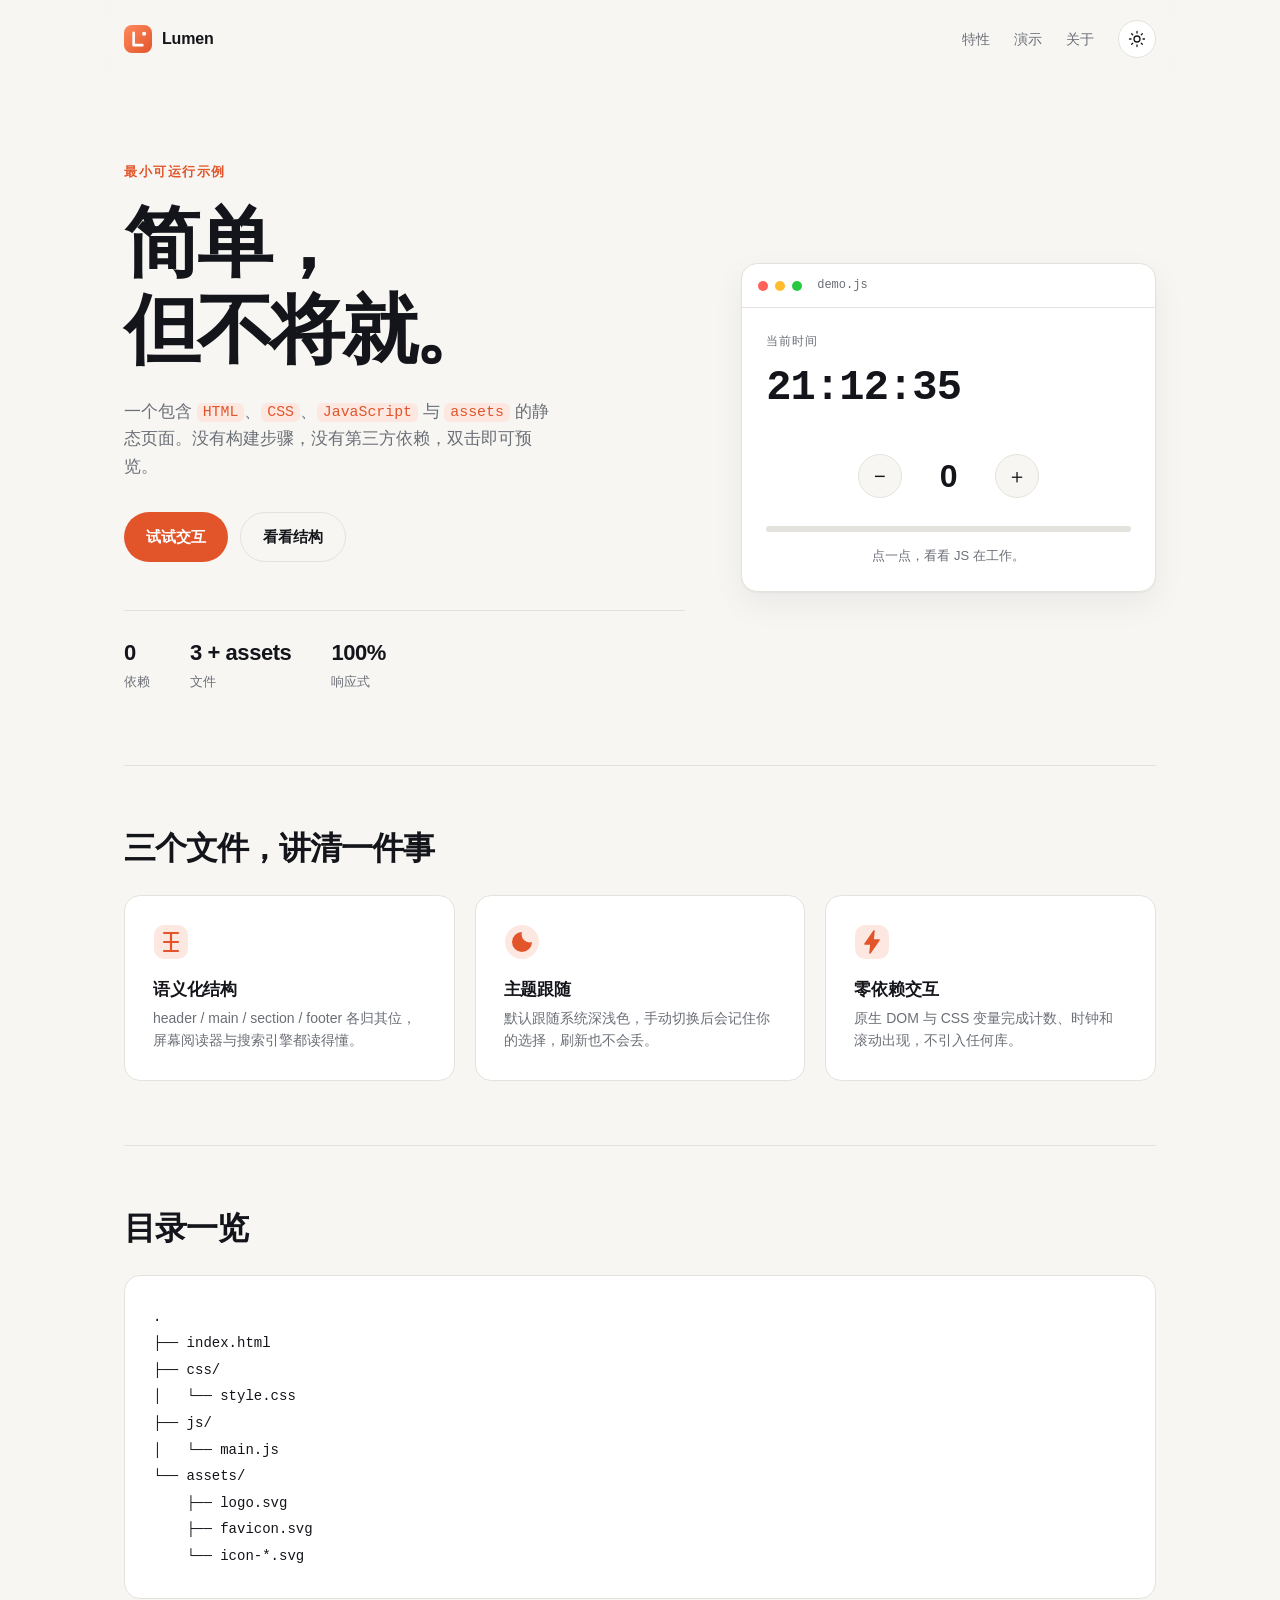
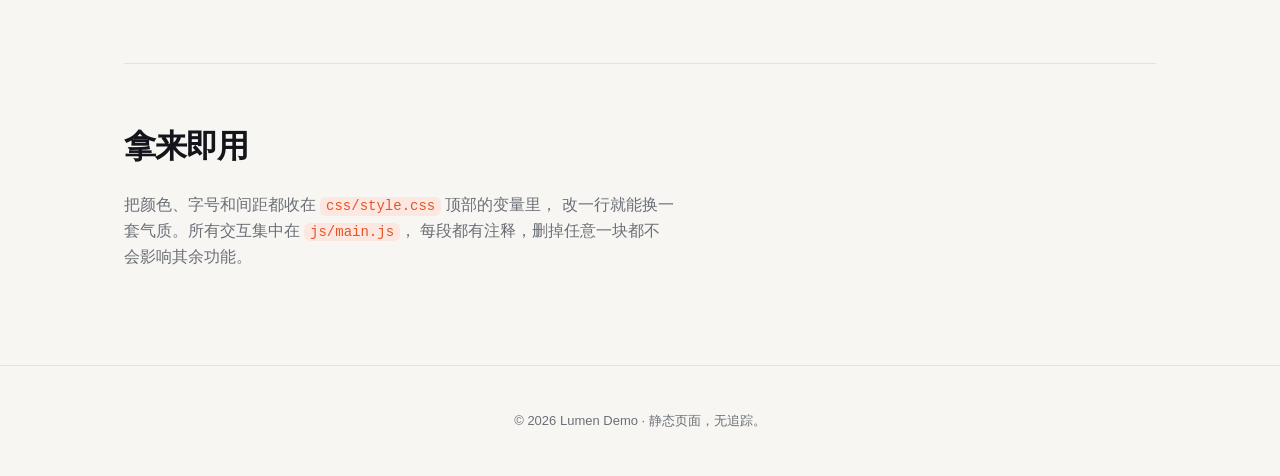
<file: index.html>
<!DOCTYPE html>
<html lang="zh-CN">
<head>
  <meta charset="UTF-8">
  <meta name="viewport" content="width=device-width, initial-scale=1.0">
  <title>Lumen — 简单的 HTML 演示</title>
  <meta name="description" content="一个包含 HTML、CSS、JavaScript 与 assets 的最小前端演示。">
  <link rel="icon" type="image/svg+xml" href="assets/favicon.svg">
  <link rel="stylesheet" href="css/style.css">
  <script>
    /* 尽早应用已保存的主题，避免刷新时闪一下 */
    try {
      var t = localStorage.getItem("lumen-theme");
      if (t === "light" || t === "dark") document.documentElement.dataset.theme = t;
    } catch (e) {}
  </script>
</head>
<body>
  <header class="site-header">
    <a class="brand" href="#top" aria-label="Lumen 首页">
      <img src="assets/logo.svg" alt="" width="28" height="28">
      <span>Lumen</span>
    </a>

    <nav class="nav" aria-label="主导航">
      <a href="#features">特性</a>
      <a href="#playground">演示</a>
      <a href="#about">关于</a>
    </nav>

    <button class="theme-toggle" id="themeToggle" type="button" aria-label="切换深浅色主题" aria-pressed="false">
      <svg class="icon-sun" viewBox="0 0 24 24" aria-hidden="true">
        <circle cx="12" cy="12" r="4"></circle>
        <path d="M12 2v2M12 20v2M2 12h2M20 12h2M4.9 4.9l1.4 1.4M17.7 17.7l1.4 1.4M19.1 4.9l-1.4 1.4M6.3 17.7l-1.4 1.4"></path>
      </svg>
      <svg class="icon-moon" viewBox="0 0 24 24" aria-hidden="true">
        <path d="M21 12.8A9 9 0 1 1 11.2 3a7 7 0 0 0 9.8 9.8z"></path>
      </svg>
    </button>
  </header>

  <main id="top">
    <section class="hero">
      <div class="hero-copy reveal">
        <p class="eyebrow">最小可运行示例</p>
        <h1>简单，<br>但不将就。</h1>
        <p class="lead">
          一个包含 <code>HTML</code>、<code>CSS</code>、<code>JavaScript</code> 与
          <code>assets</code> 的静态页面。没有构建步骤，没有第三方依赖，双击即可预览。
        </p>
        <div class="actions">
          <a class="btn btn-primary" href="#playground">试试交互</a>
          <a class="btn btn-ghost" href="#features">看看结构</a>
        </div>
        <dl class="stats">
          <div><dt>依赖</dt><dd>0</dd></div>
          <div><dt>文件</dt><dd>3 + assets</dd></div>
          <div><dt>响应式</dt><dd>100%</dd></div>
        </dl>
      </div>

      <aside class="hero-card reveal" aria-label="实时演示卡片">
        <div class="card-head">
          <span class="dot dot-a"></span><span class="dot dot-b"></span><span class="dot dot-c"></span>
          <span class="card-title">demo.js</span>
        </div>
        <div class="card-body">
          <p class="clock-label">当前时间</p>
          <p class="clock" id="clock" aria-live="polite">--:--:--</p>
          <div class="counter">
            <button class="step" id="minusBtn" type="button" aria-label="减一">−</button>
            <output class="count" id="count" aria-live="polite">0</output>
            <button class="step" id="plusBtn" type="button" aria-label="加一">＋</button>
          </div>
          <div class="meter" role="progressbar" aria-label="计数进度" aria-valuemin="0" aria-valuemax="10" aria-valuenow="0" id="meter">
            <span class="meter-fill" id="meterFill"></span>
          </div>
          <p class="hint" id="hint">点一点，看看 JS 在工作。</p>
        </div>
      </aside>
    </section>

    <section class="features" id="features">
      <h2 class="section-title reveal">三个文件，讲清一件事</h2>
      <div class="grid">
        <article class="feature reveal">
          <img src="assets/icon-structure.svg" alt="" width="36" height="36">
          <h3>语义化结构</h3>
          <p>header / main / section / footer 各归其位，屏幕阅读器与搜索引擎都读得懂。</p>
        </article>
        <article class="feature reveal">
          <img src="assets/icon-theme.svg" alt="" width="36" height="36">
          <h3>主题跟随</h3>
          <p>默认跟随系统深浅色，手动切换后会记住你的选择，刷新也不会丢。</p>
        </article>
        <article class="feature reveal">
          <img src="assets/icon-bolt.svg" alt="" width="36" height="36">
          <h3>零依赖交互</h3>
          <p>原生 DOM 与 CSS 变量完成计数、时钟和滚动出现，不引入任何库。</p>
        </article>
      </div>
    </section>

    <section class="paths reveal" id="playground">
      <h2 class="section-title">目录一览</h2>
      <pre class="tree" aria-label="项目目录结构"><code>.
├── index.html
├── css/
│   └── style.css
├── js/
│   └── main.js
└── assets/
    ├── logo.svg
    ├── favicon.svg
    └── icon-*.svg</code></pre>
    </section>

    <section class="about reveal" id="about">
      <h2 class="section-title">拿来即用</h2>
      <p>
        把颜色、字号和间距都收在 <code>css/style.css</code> 顶部的变量里，
        改一行就能换一套气质。所有交互集中在 <code>js/main.js</code>，
        每段都有注释，删掉任意一块都不会影响其余功能。
      </p>
    </section>
  </main>

  <footer class="site-footer">
    <p>© <span id="year">2026</span> Lumen Demo · 静态页面，无追踪。</p>
  </footer>

  <script src="js/main.js"></script>
</body>
</html>
</file>
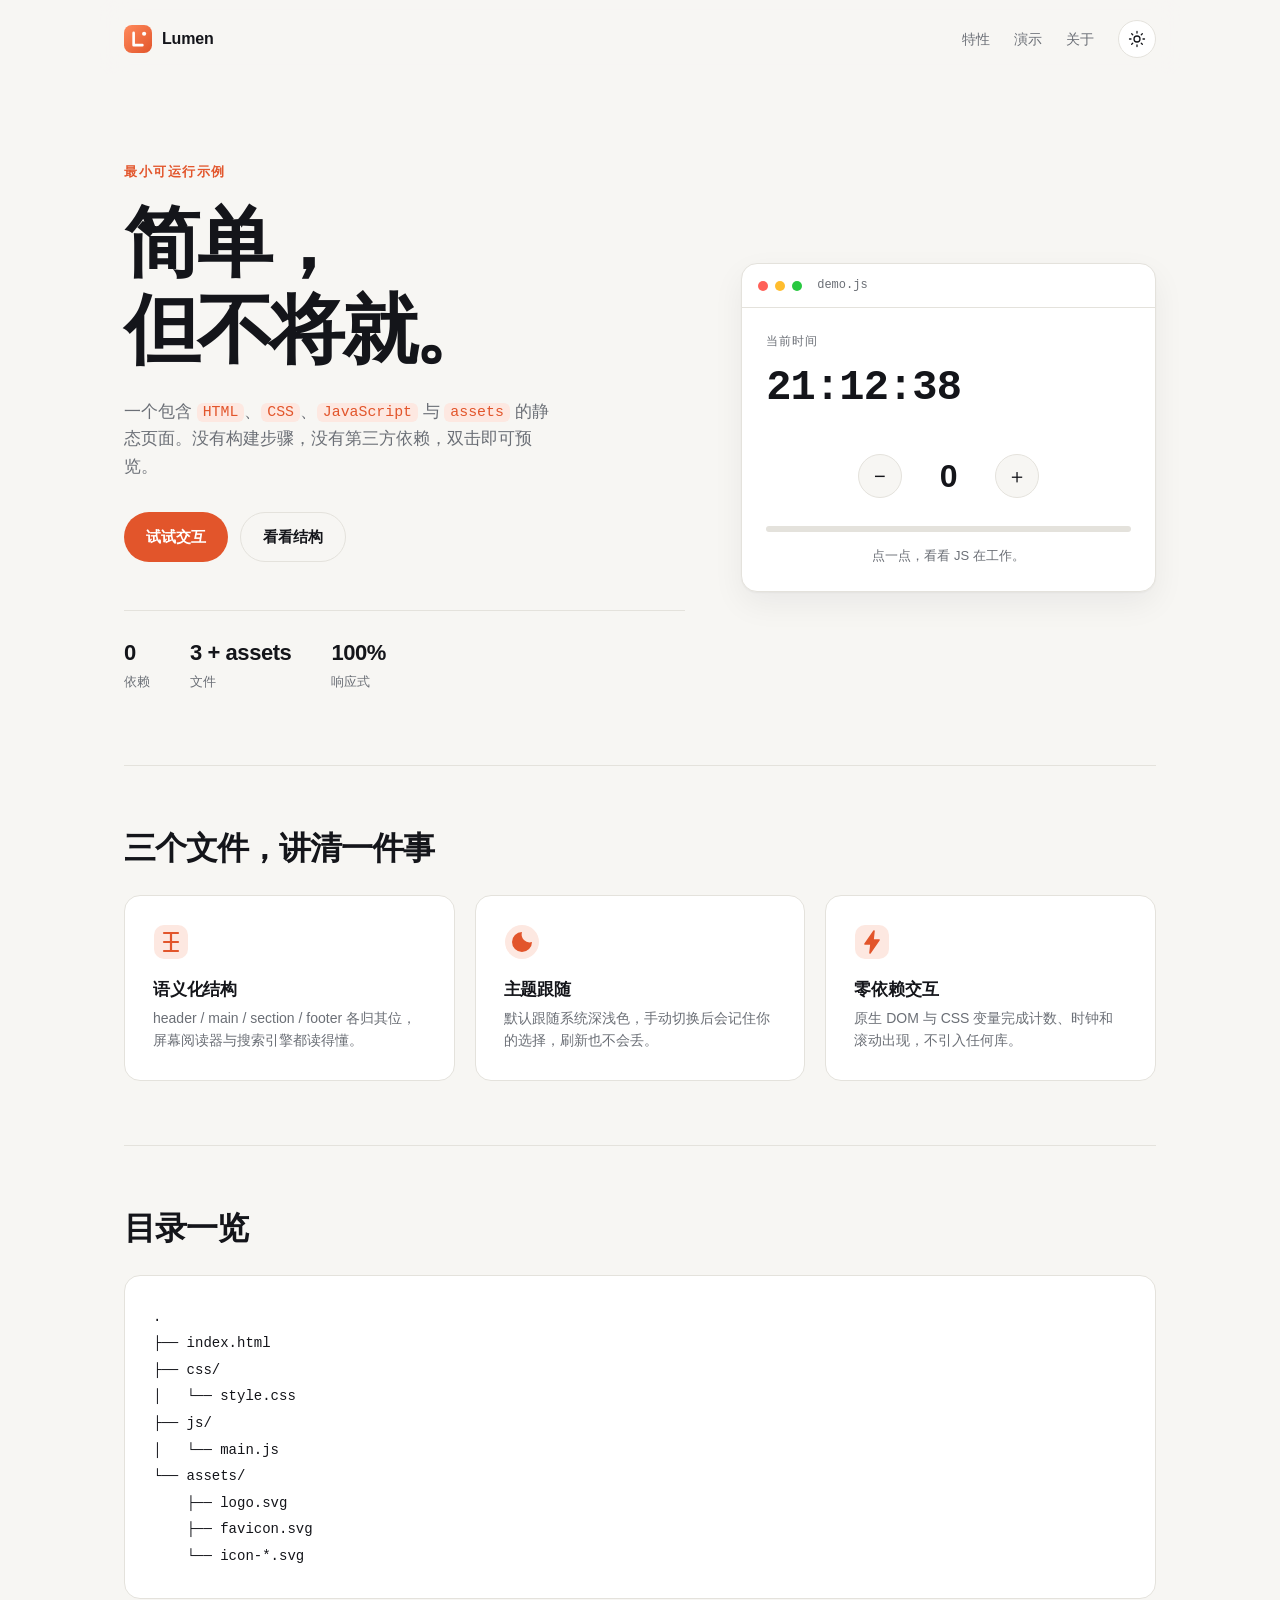
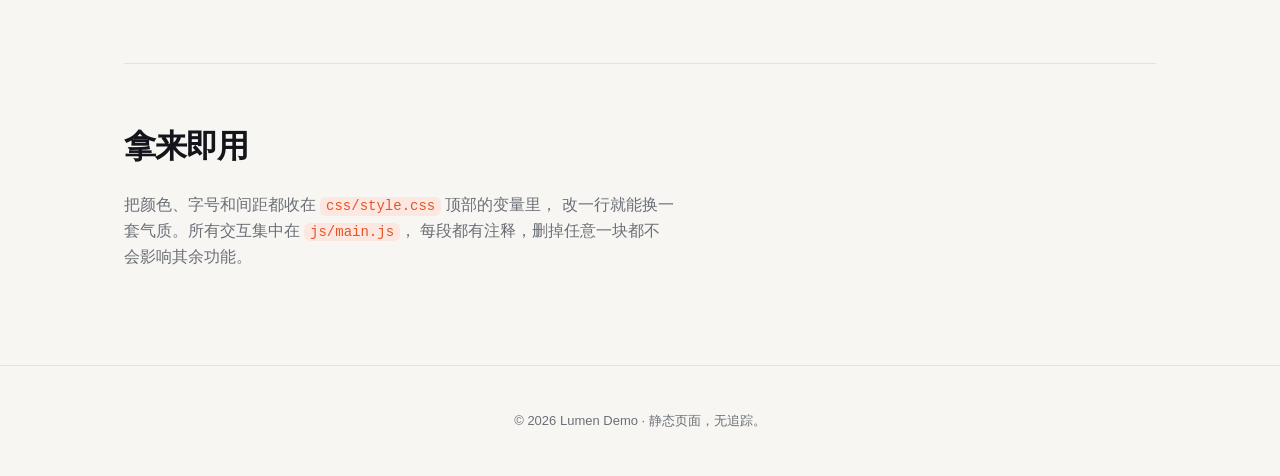
<file: demos/lumen/index.html>
<!DOCTYPE html>
<html lang="zh-CN">
<head>
  <meta charset="UTF-8">
  <meta name="viewport" content="width=device-width, initial-scale=1.0">
  <title>Lumen — 简单的 HTML 演示</title>
  <meta name="description" content="一个包含 HTML、CSS、JavaScript 与 assets 的最小前端演示。">
  <meta name="robots" content="noindex, nofollow">
  <link rel="icon" type="image/svg+xml" href="assets/favicon.svg">
  <link rel="stylesheet" href="css/style.css">
  <script>
    /* 尽早应用已保存的主题，避免刷新时闪一下 */
    try {
      var t = localStorage.getItem("lumen-theme");
      if (t === "light" || t === "dark") document.documentElement.dataset.theme = t;
    } catch (e) {}
  </script>
</head>
<body>
  <header class="site-header">
    <a class="brand" href="#top" aria-label="Lumen 首页">
      <img src="assets/logo.svg" alt="" width="28" height="28">
      <span>Lumen</span>
    </a>

    <nav class="nav" aria-label="主导航">
      <a href="#features">特性</a>
      <a href="#playground">演示</a>
      <a href="#about">关于</a>
    </nav>

    <button class="theme-toggle" id="themeToggle" type="button" aria-label="切换深浅色主题" aria-pressed="false">
      <svg class="icon-sun" viewBox="0 0 24 24" aria-hidden="true">
        <circle cx="12" cy="12" r="4"></circle>
        <path d="M12 2v2M12 20v2M2 12h2M20 12h2M4.9 4.9l1.4 1.4M17.7 17.7l1.4 1.4M19.1 4.9l-1.4 1.4M6.3 17.7l-1.4 1.4"></path>
      </svg>
      <svg class="icon-moon" viewBox="0 0 24 24" aria-hidden="true">
        <path d="M21 12.8A9 9 0 1 1 11.2 3a7 7 0 0 0 9.8 9.8z"></path>
      </svg>
    </button>
  </header>

  <main id="top">
    <section class="hero">
      <div class="hero-copy reveal">
        <p class="eyebrow">最小可运行示例</p>
        <h1>简单，<br>但不将就。</h1>
        <p class="lead">
          一个包含 <code>HTML</code>、<code>CSS</code>、<code>JavaScript</code> 与
          <code>assets</code> 的静态页面。没有构建步骤，没有第三方依赖，双击即可预览。
        </p>
        <div class="actions">
          <a class="btn btn-primary" href="#playground">试试交互</a>
          <a class="btn btn-ghost" href="#features">看看结构</a>
        </div>
        <dl class="stats">
          <div><dt>依赖</dt><dd>0</dd></div>
          <div><dt>文件</dt><dd>3 + assets</dd></div>
          <div><dt>响应式</dt><dd>100%</dd></div>
        </dl>
      </div>

      <aside class="hero-card reveal" aria-label="实时演示卡片">
        <div class="card-head">
          <span class="dot dot-a"></span><span class="dot dot-b"></span><span class="dot dot-c"></span>
          <span class="card-title">demo.js</span>
        </div>
        <div class="card-body">
          <p class="clock-label">当前时间</p>
          <p class="clock" id="clock" aria-live="polite">--:--:--</p>
          <div class="counter">
            <button class="step" id="minusBtn" type="button" aria-label="减一">−</button>
            <output class="count" id="count" aria-live="polite">0</output>
            <button class="step" id="plusBtn" type="button" aria-label="加一">＋</button>
          </div>
          <div class="meter" role="progressbar" aria-label="计数进度" aria-valuemin="0" aria-valuemax="10" aria-valuenow="0" id="meter">
            <span class="meter-fill" id="meterFill"></span>
          </div>
          <p class="hint" id="hint">点一点，看看 JS 在工作。</p>
        </div>
      </aside>
    </section>

    <section class="features" id="features">
      <h2 class="section-title reveal">三个文件，讲清一件事</h2>
      <div class="grid">
        <article class="feature reveal">
          <img src="assets/icon-structure.svg" alt="" width="36" height="36">
          <h3>语义化结构</h3>
          <p>header / main / section / footer 各归其位，屏幕阅读器与搜索引擎都读得懂。</p>
        </article>
        <article class="feature reveal">
          <img src="assets/icon-theme.svg" alt="" width="36" height="36">
          <h3>主题跟随</h3>
          <p>默认跟随系统深浅色，手动切换后会记住你的选择，刷新也不会丢。</p>
        </article>
        <article class="feature reveal">
          <img src="assets/icon-bolt.svg" alt="" width="36" height="36">
          <h3>零依赖交互</h3>
          <p>原生 DOM 与 CSS 变量完成计数、时钟和滚动出现，不引入任何库。</p>
        </article>
      </div>
    </section>

    <section class="paths reveal" id="playground">
      <h2 class="section-title">目录一览</h2>
      <pre class="tree" aria-label="项目目录结构"><code>.
├── index.html
├── css/
│   └── style.css
├── js/
│   └── main.js
└── assets/
    ├── logo.svg
    ├── favicon.svg
    └── icon-*.svg</code></pre>
    </section>

    <section class="about reveal" id="about">
      <h2 class="section-title">拿来即用</h2>
      <p>
        把颜色、字号和间距都收在 <code>css/style.css</code> 顶部的变量里，
        改一行就能换一套气质。所有交互集中在 <code>js/main.js</code>，
        每段都有注释，删掉任意一块都不会影响其余功能。
      </p>
    </section>
  </main>

  <footer class="site-footer">
    <p>© <span id="year">2026</span> Lumen Demo · 静态页面，无追踪。</p>
  </footer>

  <script src="js/main.js"></script>
</body>
</html>
</file>
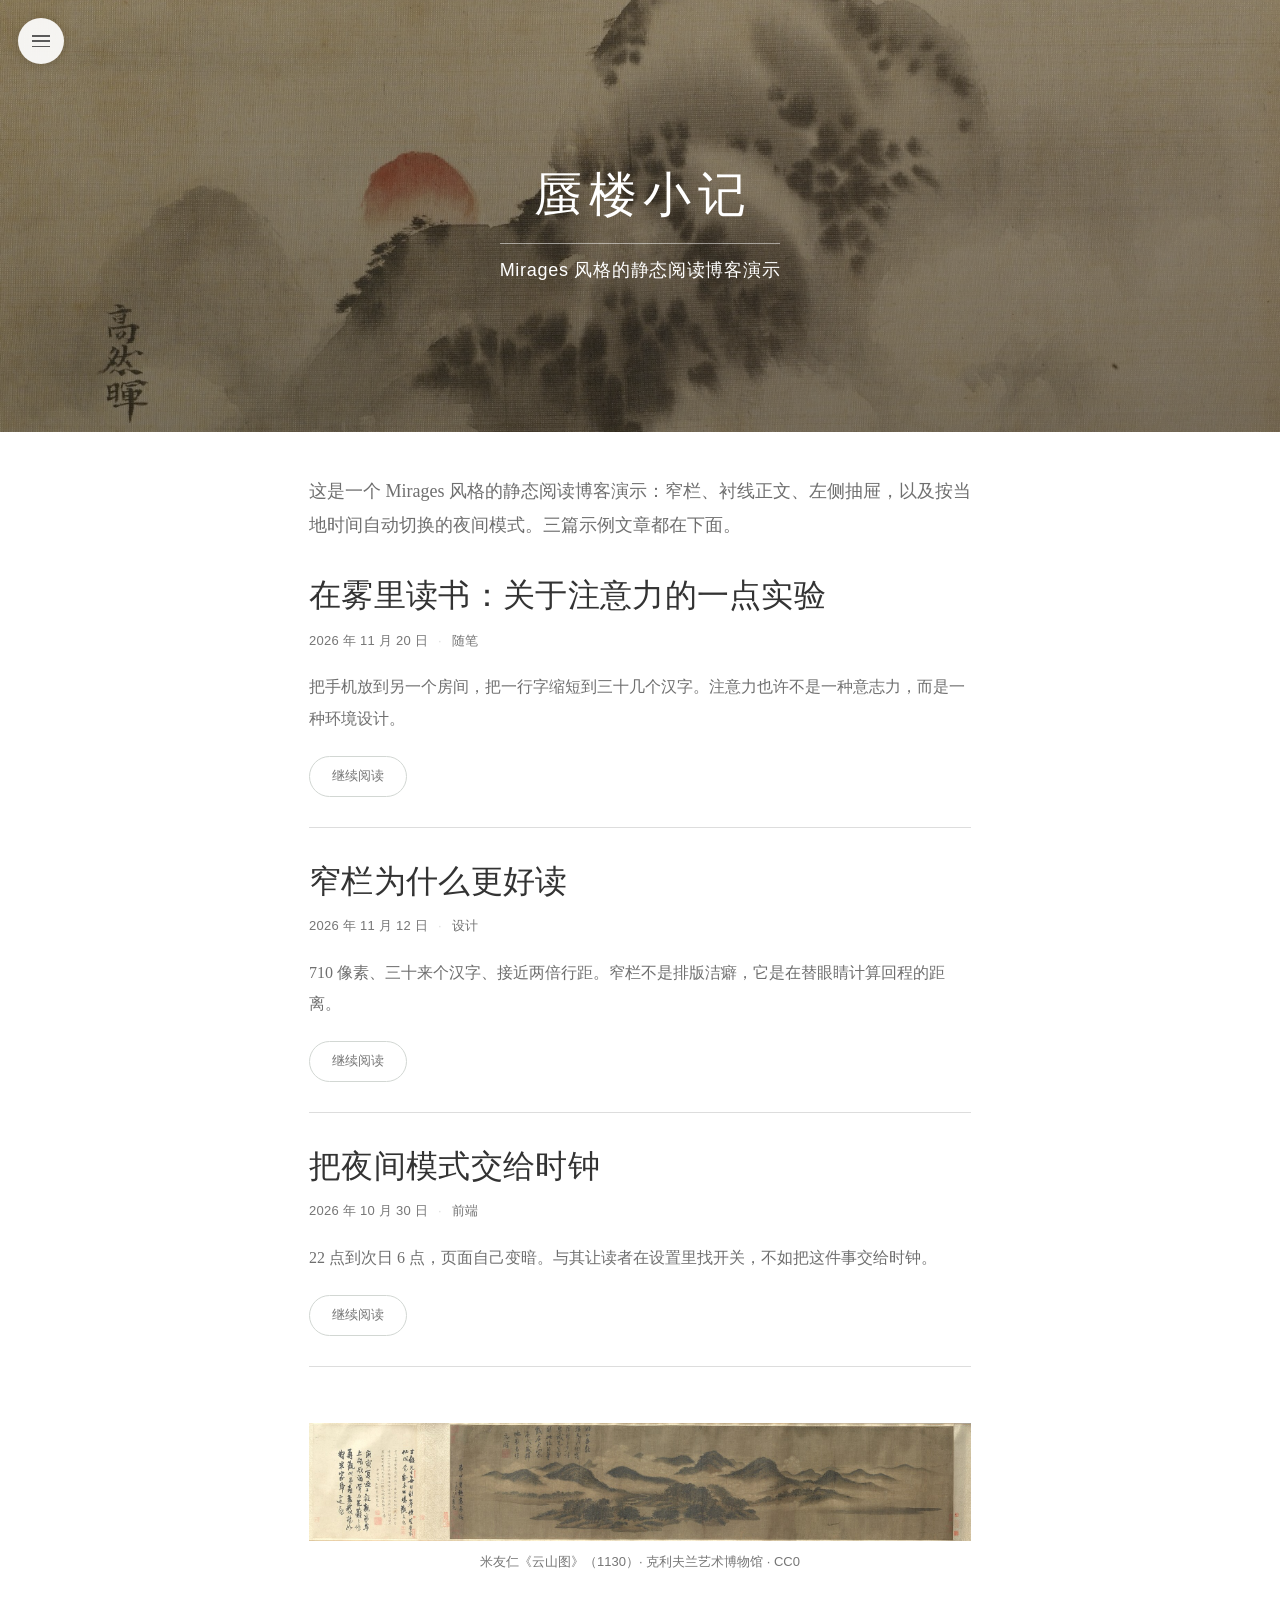
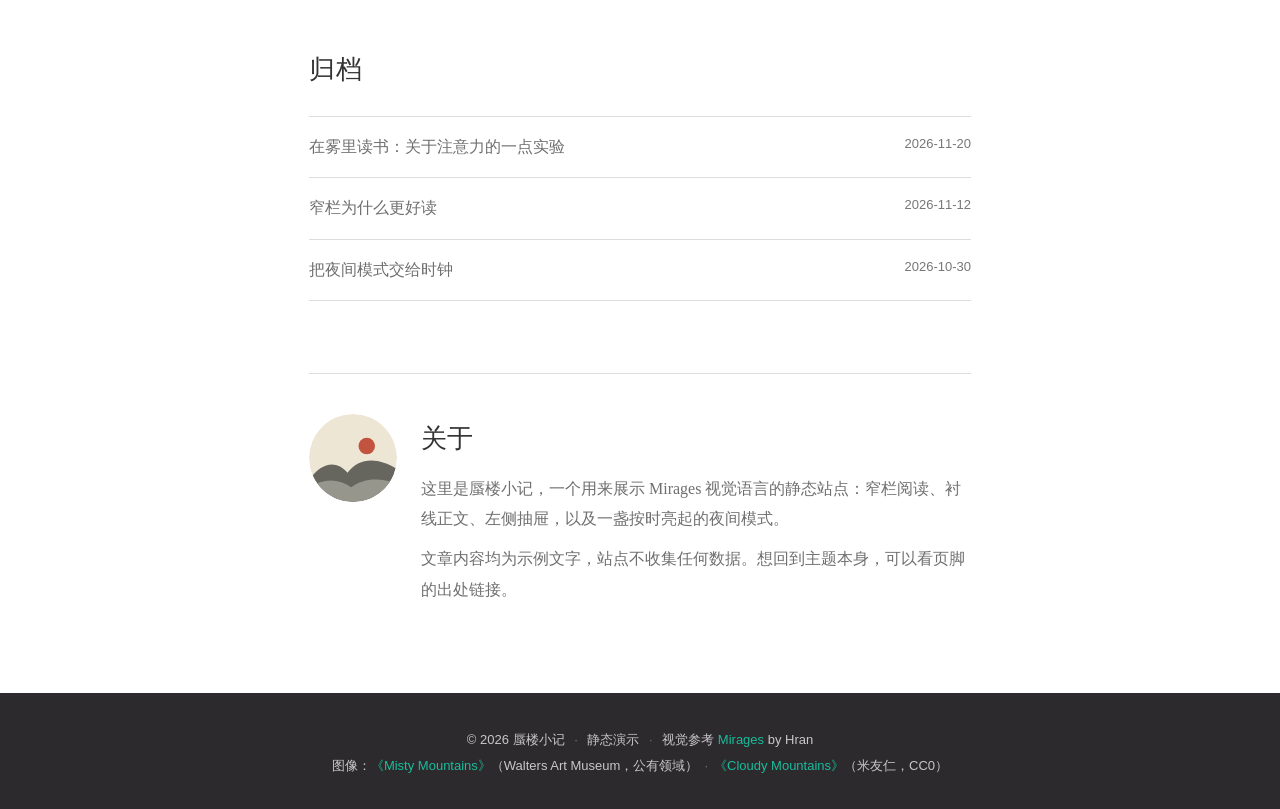
<file: demos/mirages/index.html>
<!DOCTYPE html>
<html lang="zh-CN">
<head>
  <meta charset="UTF-8">
  <meta name="viewport" content="width=device-width, initial-scale=1.0">
  <title>蜃楼小记 · Mirages 风格演示</title>
  <meta name="description" content="蜃楼小记：一个 Mirages 风格的静态阅读博客演示，窄栏、衬线正文、抽屉菜单与自动夜间模式。">
  <meta name="robots" content="noindex, nofollow">
  <link rel="icon" type="image/svg+xml" href="assets/favicon.svg">
  <script>
    /* 尽早确定主题：已保存的优先，其次按当地时间 22:00–06:00 自动 */
    (function () {
      var root = document.documentElement;
      root.classList.add("js");
      var theme = null;
      try { theme = localStorage.getItem("mirages-theme"); } catch (e) {}
      if (theme !== "light" && theme !== "dark") {
        var hour = new Date().getHours();
        theme = (hour >= 22 || hour < 6) ? "dark" : "light";
      }
      root.dataset.theme = theme;
    })();
  </script>
  <link rel="stylesheet" href="css/style.css">
</head>
<body>

  <button class="menu-toggle" id="menuToggle" type="button" aria-label="打开菜单" aria-controls="nav" aria-expanded="false">
    <span class="bars" aria-hidden="true"><span></span></span>
  </button>

  <div class="nav-backdrop" id="navBackdrop" aria-hidden="true"></div>

  <aside class="nav" id="nav" aria-label="站点导航" aria-hidden="true" inert>
    <div class="nav-author">
      <img src="assets/avatar.svg" alt="" width="92" height="92">
      <a class="nav-site" href="index.html">蜃楼小记</a>
    </div>

    <form class="search" action="index.html" method="get" role="search">
      <label class="visually-hidden" for="q">搜索文章</label>
      <input id="q" type="search" name="q" placeholder="搜索文章…" autocomplete="off">
      <button type="submit" aria-label="搜索">
        <svg viewBox="0 0 24 24" aria-hidden="true">
          <circle cx="11" cy="11" r="7"></circle>
          <path d="m20 20-3.6-3.6"></path>
        </svg>
      </button>
    </form>

    <nav class="nav-menu" aria-label="菜单">
      <a href="index.html">首页</a>
      <a href="index.html#archive">归档</a>
      <a href="index.html#about">关于</a>
    </nav>

    <label class="switch">
      <span>夜间模式</span>
      <input type="checkbox" id="themeSwitch" role="switch">
      <span class="track" aria-hidden="true"></span>
    </label>
  </aside>

  <header class="masthead">
    <div class="masthead-inner reveal">
      <h1>蜃楼小记</h1>
      <p class="masthead-sub">Mirages 风格的静态阅读博客演示</p>
    </div>
  </header>

  <main>
    <div class="container">
      <div class="search-result" id="searchResult" role="status" aria-live="polite"></div>

      <p class="site-intro reveal">这是一个 Mirages 风格的静态阅读博客演示：窄栏、衬线正文、左侧抽屉，以及按当地时间自动切换的夜间模式。三篇示例文章都在下面。</p>

      <section class="posts" aria-label="最新文章">
        <article class="post reveal" data-search="在雾里读书 注意力 随笔 阅读 手机 窄栏">
          <h2 class="post-title"><a href="post.html">在雾里读书：关于注意力的一点实验</a></h2>
          <p class="post-meta">
            <time datetime="2026-11-20">2026 年 11 月 20 日</time>
            <span>随笔</span>
          </p>
          <p class="post-excerpt">把手机放到另一个房间，把一行字缩短到三十几个汉字。注意力也许不是一种意志力，而是一种环境设计。</p>
          <a class="more" href="post.html">继续阅读</a>
        </article>

        <article class="post reveal" data-search="窄栏 为什么 更好读 设计 排版 宽度 行距">
          <h2 class="post-title"><a href="post-narrow.html">窄栏为什么更好读</a></h2>
          <p class="post-meta">
            <time datetime="2026-11-12">2026 年 11 月 12 日</time>
            <span>设计</span>
          </p>
          <p class="post-excerpt">710 像素、三十来个汉字、接近两倍行距。窄栏不是排版洁癖，它是在替眼睛计算回程的距离。</p>
          <a class="more" href="post-narrow.html">继续阅读</a>
        </article>

        <article class="post reveal" data-search="夜间模式 时钟 前端 22 点 自动 主题">
          <h2 class="post-title"><a href="post-night.html">把夜间模式交给时钟</a></h2>
          <p class="post-meta">
            <time datetime="2026-10-30">2026 年 10 月 30 日</time>
            <span>前端</span>
          </p>
          <p class="post-excerpt">22 点到次日 6 点，页面自己变暗。与其让读者在设置里找开关，不如把这件事交给时钟。</p>
          <a class="more" href="post-night.html">继续阅读</a>
        </article>
      </section>

      <figure class="index-figure reveal">
        <img src="assets/scroll.jpg" alt="米友仁《云山图》局部：连绵的山峦与云雾" width="1920" height="342" loading="lazy">
        <figcaption>米友仁《云山图》（1130）· 克利夫兰艺术博物馆 · CC0</figcaption>
      </figure>

      <section class="section" id="archive">
        <h2 class="section-title">归档</h2>
        <ul class="archive-list">
          <li class="reveal">
            <a href="post.html">
              <span>在雾里读书：关于注意力的一点实验</span>
              <time datetime="2026-11-20">2026-11-20</time>
            </a>
          </li>
          <li class="reveal">
            <a href="post-narrow.html">
              <span>窄栏为什么更好读</span>
              <time datetime="2026-11-12">2026-11-12</time>
            </a>
          </li>
          <li class="reveal">
            <a href="post-night.html">
              <span>把夜间模式交给时钟</span>
              <time datetime="2026-10-30">2026-10-30</time>
            </a>
          </li>
        </ul>
      </section>

      <section class="about" id="about" aria-labelledby="about-title">
        <img src="assets/avatar.svg" alt="蜃楼小记的头像：云中的山与红日" width="88" height="88">
        <div class="reveal">
          <h2 id="about-title">关于</h2>
          <p>这里是蜃楼小记，一个用来展示 Mirages 视觉语言的静态站点：窄栏阅读、衬线正文、左侧抽屉，以及一盏按时亮起的夜间模式。</p>
          <p>文章内容均为示例文字，站点不收集任何数据。想回到主题本身，可以看页脚的出处链接。</p>
        </div>
      </section>
    </div>
  </main>

  <footer class="site-footer">
    <p>© <span id="year">2026</span> 蜃楼小记 <span class="sep">·</span> 静态演示 <span class="sep">·</span> 视觉参考 <a href="https://github.com/ccjuse/Mirages-For-Typecho" target="_blank" rel="noopener">Mirages</a> by Hran</p>
    <p>图像：<a href="https://commons.wikimedia.org/wiki/File:Gao_Ranhui_-_Misty_Mountains_-_Walters_351685.jpg" target="_blank" rel="noopener">《Misty Mountains》</a>（Walters Art Museum，公有领域）<span class="sep">·</span><a href="https://commons.wikimedia.org/wiki/File:Clevelandart_1933.220.jpg" target="_blank" rel="noopener">《Cloudy Mountains》</a>（米友仁，CC0）</p>
  </footer>

  <button class="backtop" id="backtop" type="button" aria-label="回到顶部">
    <svg viewBox="0 0 24 24" aria-hidden="true">
      <path d="M12 19V5M5 12l7-7 7 7"></path>
    </svg>
  </button>

  <script src="js/main.js"></script>
</body>
</html>
</file>
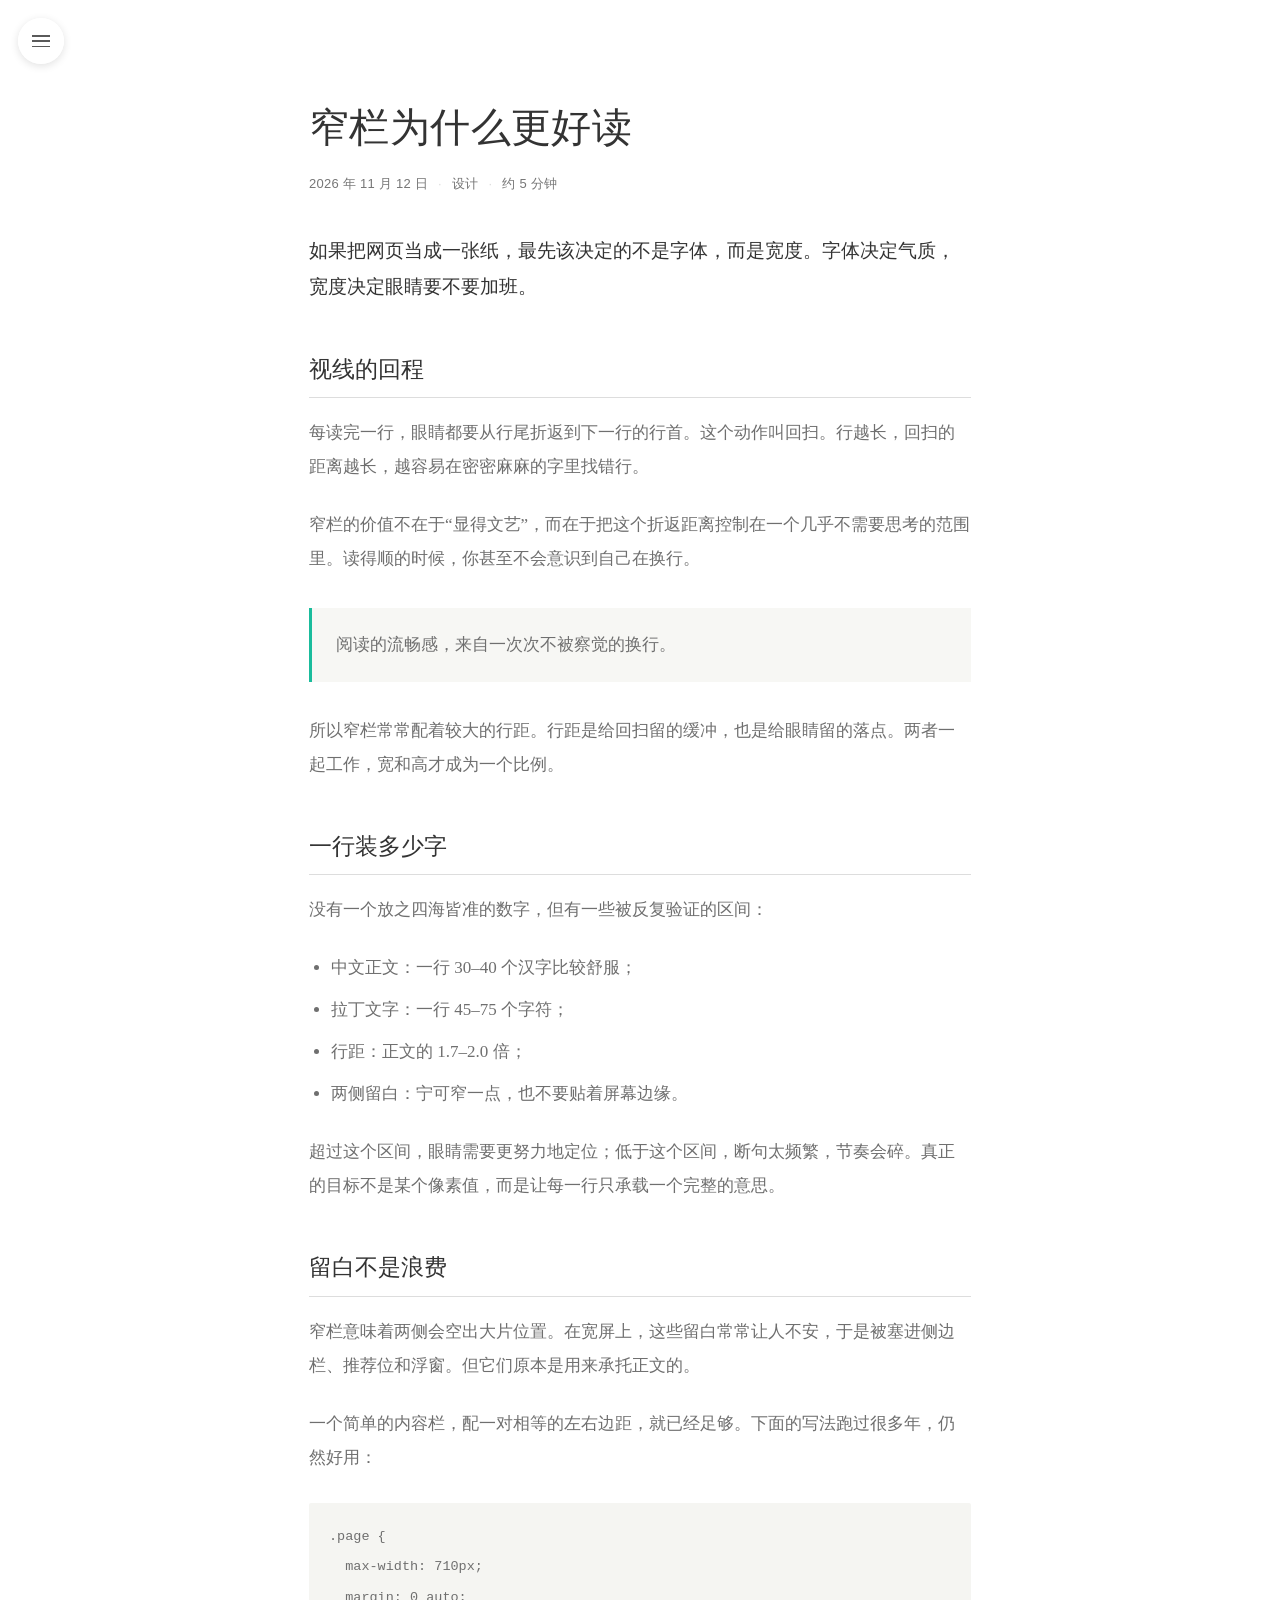
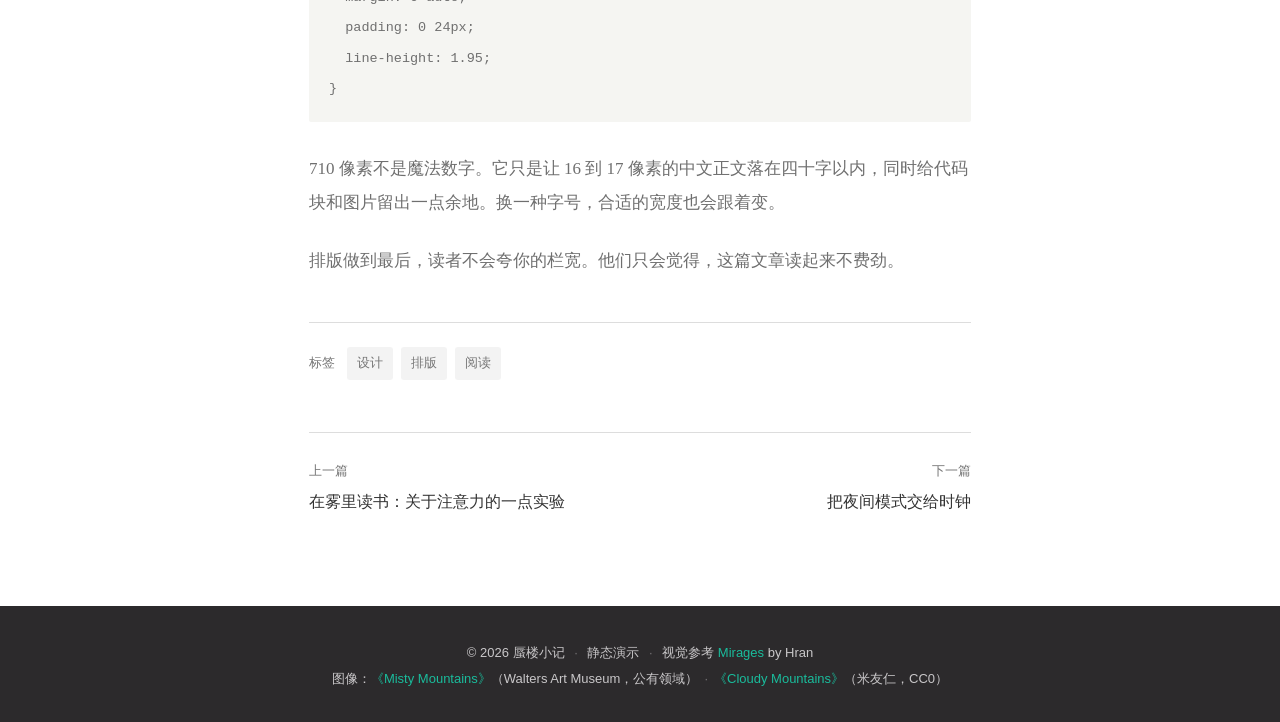
<file: demos/mirages/post-narrow.html>
<!DOCTYPE html>
<html lang="zh-CN">
<head>
  <meta charset="UTF-8">
  <meta name="viewport" content="width=device-width, initial-scale=1.0">
  <title>窄栏为什么更好读 · 蜃楼小记</title>
  <meta name="description" content="710 像素、三十来个汉字、接近两倍行距：窄栏是在替眼睛计算回程的距离。">
  <meta name="robots" content="noindex, nofollow">
  <link rel="icon" type="image/svg+xml" href="assets/favicon.svg">
  <script>
    (function () {
      var root = document.documentElement;
      root.classList.add("js");
      var theme = null;
      try { theme = localStorage.getItem("mirages-theme"); } catch (e) {}
      if (theme !== "light" && theme !== "dark") {
        var hour = new Date().getHours();
        theme = (hour >= 22 || hour < 6) ? "dark" : "light";
      }
      root.dataset.theme = theme;
    })();
  </script>
  <link rel="stylesheet" href="css/style.css">
</head>
<body class="page-post">

  <button class="menu-toggle" id="menuToggle" type="button" aria-label="打开菜单" aria-controls="nav" aria-expanded="false">
    <span class="bars" aria-hidden="true"><span></span></span>
  </button>

  <div class="nav-backdrop" id="navBackdrop" aria-hidden="true"></div>

  <aside class="nav" id="nav" aria-label="站点导航" aria-hidden="true" inert>
    <div class="nav-author">
      <img src="assets/avatar.svg" alt="" width="92" height="92">
      <a class="nav-site" href="index.html">蜃楼小记</a>
    </div>

    <form class="search" action="index.html" method="get" role="search">
      <label class="visually-hidden" for="q">搜索文章</label>
      <input id="q" type="search" name="q" placeholder="搜索文章…" autocomplete="off">
      <button type="submit" aria-label="搜索">
        <svg viewBox="0 0 24 24" aria-hidden="true">
          <circle cx="11" cy="11" r="7"></circle>
          <path d="m20 20-3.6-3.6"></path>
        </svg>
      </button>
    </form>

    <nav class="nav-menu" aria-label="菜单">
      <a href="index.html">首页</a>
      <a href="index.html#archive">归档</a>
      <a href="index.html#about">关于</a>
    </nav>

    <label class="switch">
      <span>夜间模式</span>
      <input type="checkbox" id="themeSwitch" role="switch">
      <span class="track" aria-hidden="true"></span>
    </label>
  </aside>

  <main>
    <div class="container">
      <article class="article">
        <header class="article-header reveal">
          <h1 class="post-title">窄栏为什么更好读</h1>
          <p class="article-meta">
            <time datetime="2026-11-12">2026 年 11 月 12 日</time>
            <span>设计</span>
            <span>约 5 分钟</span>
          </p>
        </header>

        <div class="post-content">
          <p>如果把网页当成一张纸，最先该决定的不是字体，而是宽度。字体决定气质，宽度决定眼睛要不要加班。</p>

          <h2>视线的回程</h2>
          <p>每读完一行，眼睛都要从行尾折返到下一行的行首。这个动作叫回扫。行越长，回扫的距离越长，越容易在密密麻麻的字里找错行。</p>
          <p>窄栏的价值不在于“显得文艺”，而在于把这个折返距离控制在一个几乎不需要思考的范围里。读得顺的时候，你甚至不会意识到自己在换行。</p>

          <blockquote><p>阅读的流畅感，来自一次次不被察觉的换行。</p></blockquote>

          <p>所以窄栏常常配着较大的行距。行距是给回扫留的缓冲，也是给眼睛留的落点。两者一起工作，宽和高才成为一个比例。</p>

          <h2>一行装多少字</h2>
          <p>没有一个放之四海皆准的数字，但有一些被反复验证的区间：</p>
          <ul>
            <li>中文正文：一行 30–40 个汉字比较舒服；</li>
            <li>拉丁文字：一行 45–75 个字符；</li>
            <li>行距：正文的 1.7–2.0 倍；</li>
            <li>两侧留白：宁可窄一点，也不要贴着屏幕边缘。</li>
          </ul>
          <p>超过这个区间，眼睛需要更努力地定位；低于这个区间，断句太频繁，节奏会碎。真正的目标不是某个像素值，而是让每一行只承载一个完整的意思。</p>

          <h2>留白不是浪费</h2>
          <p>窄栏意味着两侧会空出大片位置。在宽屏上，这些留白常常让人不安，于是被塞进侧边栏、推荐位和浮窗。但它们原本是用来承托正文的。</p>
          <p>一个简单的内容栏，配一对相等的左右边距，就已经足够。下面的写法跑过很多年，仍然好用：</p>

          <pre><code>.page {
  max-width: 710px;
  margin: 0 auto;
  padding: 0 24px;
  line-height: 1.95;
}</code></pre>

          <p>710 像素不是魔法数字。它只是让 16 到 17 像素的中文正文落在四十字以内，同时给代码块和图片留出一点余地。换一种字号，合适的宽度也会跟着变。</p>
          <p>排版做到最后，读者不会夸你的栏宽。他们只会觉得，这篇文章读起来不费劲。</p>
        </div>

        <div class="post-tags">
          <span class="tag-label">标签</span>
          <a href="index.html?q=设计">设计</a>
          <a href="index.html?q=排版">排版</a>
          <a href="index.html?q=阅读">阅读</a>
        </div>

        <nav class="post-nav" aria-label="文章导航">
          <a href="post.html">
            <span class="label">上一篇</span>
            <span class="title">在雾里读书：关于注意力的一点实验</span>
          </a>
          <a class="next" href="post-night.html">
            <span class="label">下一篇</span>
            <span class="title">把夜间模式交给时钟</span>
          </a>
        </nav>
      </article>
    </div>
  </main>

  <footer class="site-footer">
    <p>© <span id="year">2026</span> 蜃楼小记 <span class="sep">·</span> 静态演示 <span class="sep">·</span> 视觉参考 <a href="https://github.com/ccjuse/Mirages-For-Typecho" target="_blank" rel="noopener">Mirages</a> by Hran</p>
    <p>图像：<a href="https://commons.wikimedia.org/wiki/File:Gao_Ranhui_-_Misty_Mountains_-_Walters_351685.jpg" target="_blank" rel="noopener">《Misty Mountains》</a>（Walters Art Museum，公有领域）<span class="sep">·</span><a href="https://commons.wikimedia.org/wiki/File:Clevelandart_1933.220.jpg" target="_blank" rel="noopener">《Cloudy Mountains》</a>（米友仁，CC0）</p>
  </footer>

  <button class="backtop" id="backtop" type="button" aria-label="回到顶部">
    <svg viewBox="0 0 24 24" aria-hidden="true">
      <path d="M12 19V5M5 12l7-7 7 7"></path>
    </svg>
  </button>

  <script src="js/main.js"></script>
</body>
</html>
</file>
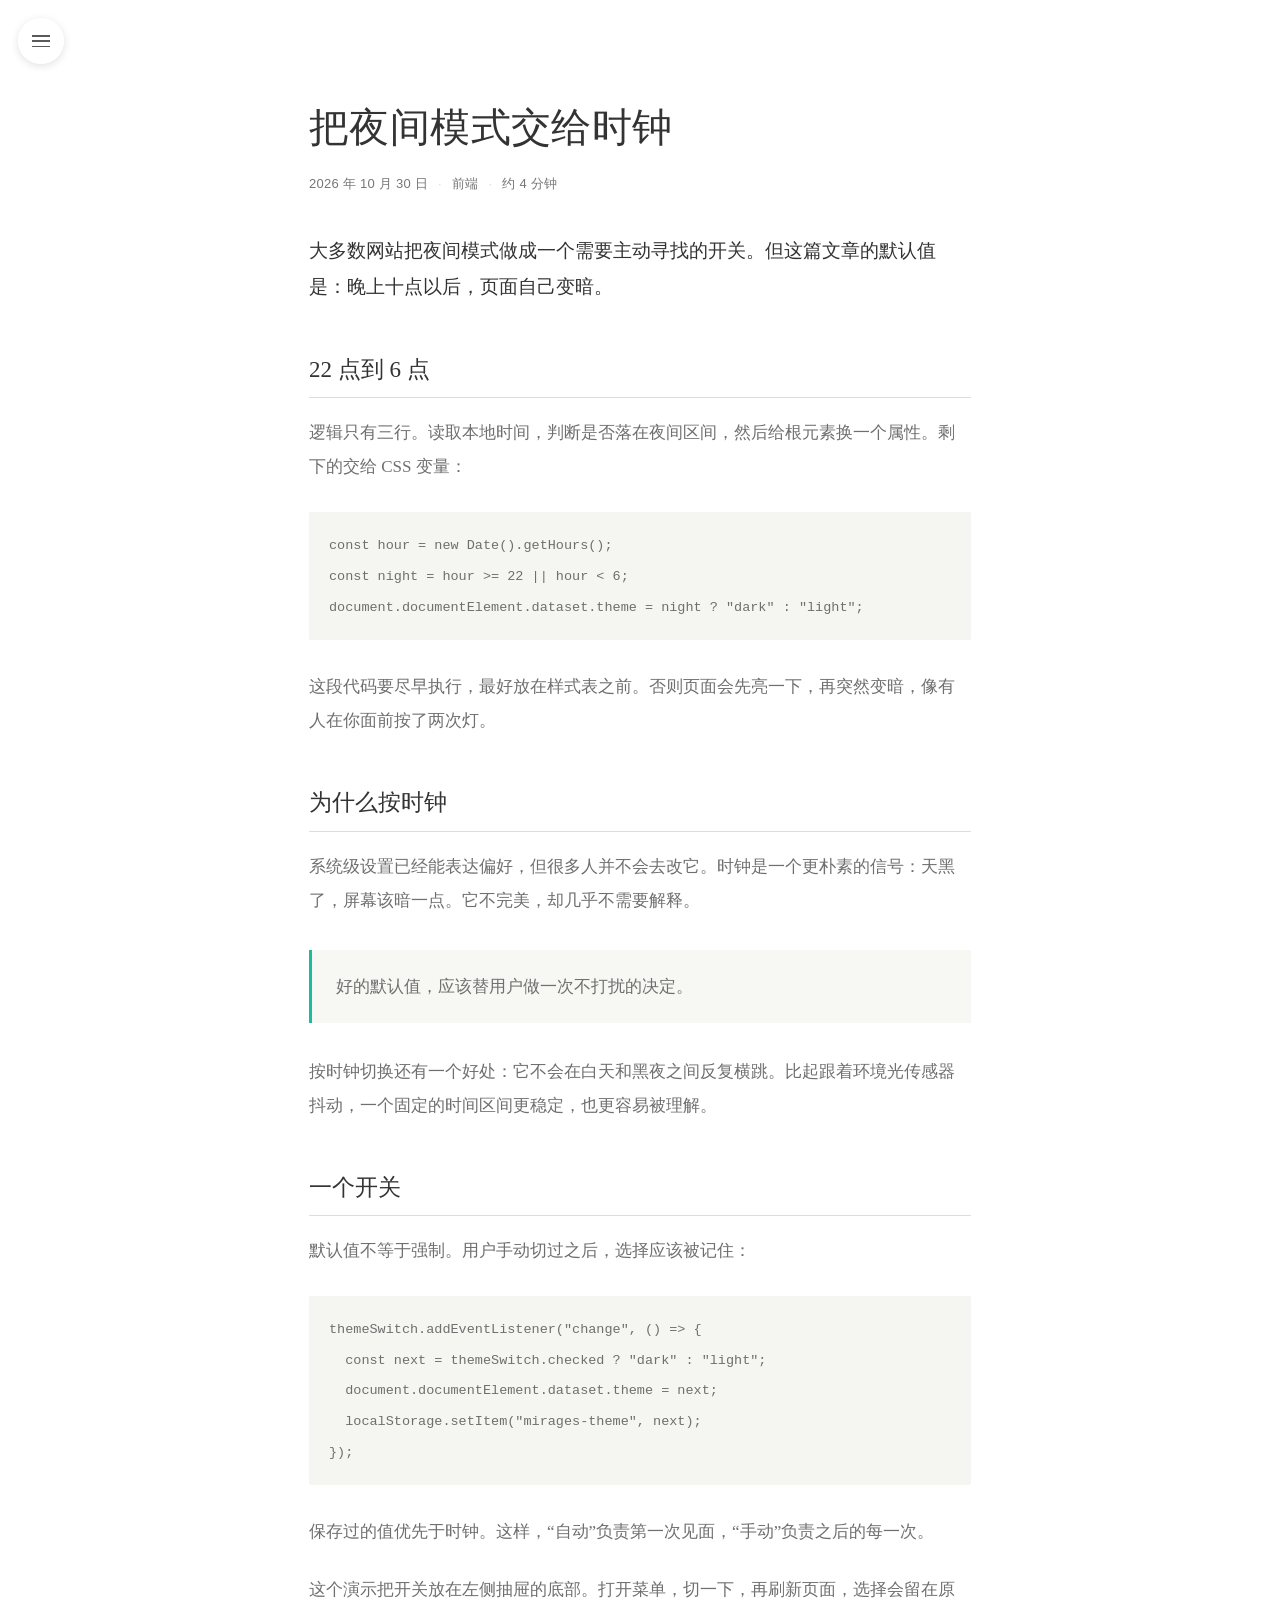
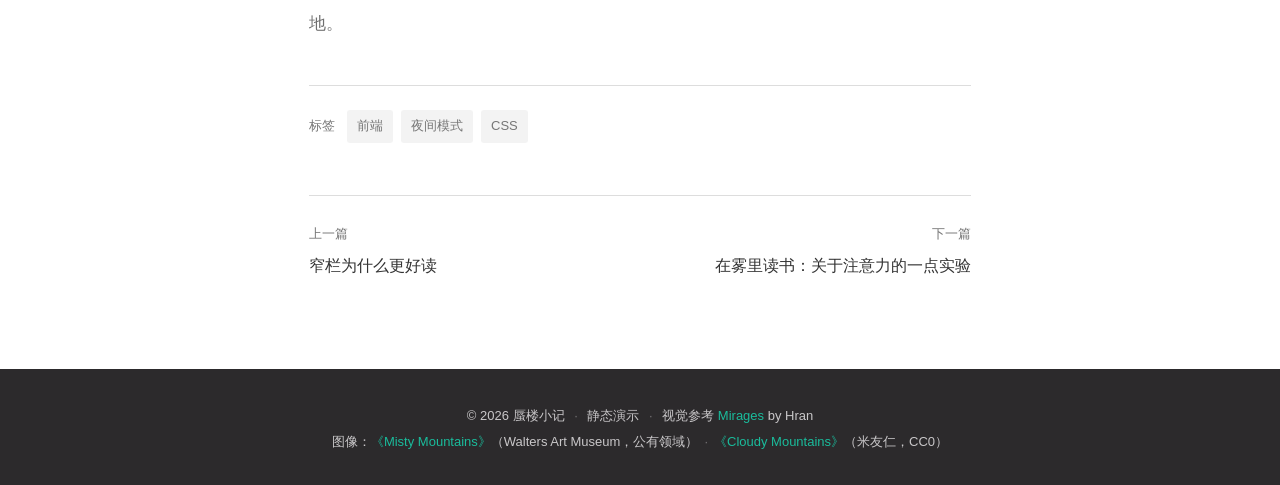
<file: demos/mirages/post-night.html>
<!DOCTYPE html>
<html lang="zh-CN">
<head>
  <meta charset="UTF-8">
  <meta name="viewport" content="width=device-width, initial-scale=1.0">
  <title>把夜间模式交给时钟 · 蜃楼小记</title>
  <meta name="description" content="22 点到次日 6 点，页面自己变暗：为什么好的默认值应该替用户做一次不打扰的决定。">
  <meta name="robots" content="noindex, nofollow">
  <link rel="icon" type="image/svg+xml" href="assets/favicon.svg">
  <script>
    (function () {
      var root = document.documentElement;
      root.classList.add("js");
      var theme = null;
      try { theme = localStorage.getItem("mirages-theme"); } catch (e) {}
      if (theme !== "light" && theme !== "dark") {
        var hour = new Date().getHours();
        theme = (hour >= 22 || hour < 6) ? "dark" : "light";
      }
      root.dataset.theme = theme;
    })();
  </script>
  <link rel="stylesheet" href="css/style.css">
</head>
<body class="page-post">

  <button class="menu-toggle" id="menuToggle" type="button" aria-label="打开菜单" aria-controls="nav" aria-expanded="false">
    <span class="bars" aria-hidden="true"><span></span></span>
  </button>

  <div class="nav-backdrop" id="navBackdrop" aria-hidden="true"></div>

  <aside class="nav" id="nav" aria-label="站点导航" aria-hidden="true" inert>
    <div class="nav-author">
      <img src="assets/avatar.svg" alt="" width="92" height="92">
      <a class="nav-site" href="index.html">蜃楼小记</a>
    </div>

    <form class="search" action="index.html" method="get" role="search">
      <label class="visually-hidden" for="q">搜索文章</label>
      <input id="q" type="search" name="q" placeholder="搜索文章…" autocomplete="off">
      <button type="submit" aria-label="搜索">
        <svg viewBox="0 0 24 24" aria-hidden="true">
          <circle cx="11" cy="11" r="7"></circle>
          <path d="m20 20-3.6-3.6"></path>
        </svg>
      </button>
    </form>

    <nav class="nav-menu" aria-label="菜单">
      <a href="index.html">首页</a>
      <a href="index.html#archive">归档</a>
      <a href="index.html#about">关于</a>
    </nav>

    <label class="switch">
      <span>夜间模式</span>
      <input type="checkbox" id="themeSwitch" role="switch">
      <span class="track" aria-hidden="true"></span>
    </label>
  </aside>

  <main>
    <div class="container">
      <article class="article">
        <header class="article-header reveal">
          <h1 class="post-title">把夜间模式交给时钟</h1>
          <p class="article-meta">
            <time datetime="2026-10-30">2026 年 10 月 30 日</time>
            <span>前端</span>
            <span>约 4 分钟</span>
          </p>
        </header>

        <div class="post-content">
          <p>大多数网站把夜间模式做成一个需要主动寻找的开关。但这篇文章的默认值是：晚上十点以后，页面自己变暗。</p>

          <h2>22 点到 6 点</h2>
          <p>逻辑只有三行。读取本地时间，判断是否落在夜间区间，然后给根元素换一个属性。剩下的交给 CSS 变量：</p>

          <pre><code>const hour = new Date().getHours();
const night = hour &gt;= 22 || hour &lt; 6;
document.documentElement.dataset.theme = night ? "dark" : "light";</code></pre>

          <p>这段代码要尽早执行，最好放在样式表之前。否则页面会先亮一下，再突然变暗，像有人在你面前按了两次灯。</p>

          <h2>为什么按时钟</h2>
          <p>系统级设置已经能表达偏好，但很多人并不会去改它。时钟是一个更朴素的信号：天黑了，屏幕该暗一点。它不完美，却几乎不需要解释。</p>

          <blockquote><p>好的默认值，应该替用户做一次不打扰的决定。</p></blockquote>

          <p>按时钟切换还有一个好处：它不会在白天和黑夜之间反复横跳。比起跟着环境光传感器抖动，一个固定的时间区间更稳定，也更容易被理解。</p>

          <h2>一个开关</h2>
          <p>默认值不等于强制。用户手动切过之后，选择应该被记住：</p>

          <pre><code>themeSwitch.addEventListener("change", () =&gt; {
  const next = themeSwitch.checked ? "dark" : "light";
  document.documentElement.dataset.theme = next;
  localStorage.setItem("mirages-theme", next);
});</code></pre>

          <p>保存过的值优先于时钟。这样，“自动”负责第一次见面，“手动”负责之后的每一次。</p>
          <p>这个演示把开关放在左侧抽屉的底部。打开菜单，切一下，再刷新页面，选择会留在原地。</p>
        </div>

        <div class="post-tags">
          <span class="tag-label">标签</span>
          <a href="index.html?q=前端">前端</a>
          <a href="index.html?q=夜间模式">夜间模式</a>
          <a href="index.html?q=CSS">CSS</a>
        </div>

        <nav class="post-nav" aria-label="文章导航">
          <a href="post-narrow.html">
            <span class="label">上一篇</span>
            <span class="title">窄栏为什么更好读</span>
          </a>
          <a class="next" href="post.html">
            <span class="label">下一篇</span>
            <span class="title">在雾里读书：关于注意力的一点实验</span>
          </a>
        </nav>
      </article>
    </div>
  </main>

  <footer class="site-footer">
    <p>© <span id="year">2026</span> 蜃楼小记 <span class="sep">·</span> 静态演示 <span class="sep">·</span> 视觉参考 <a href="https://github.com/ccjuse/Mirages-For-Typecho" target="_blank" rel="noopener">Mirages</a> by Hran</p>
    <p>图像：<a href="https://commons.wikimedia.org/wiki/File:Gao_Ranhui_-_Misty_Mountains_-_Walters_351685.jpg" target="_blank" rel="noopener">《Misty Mountains》</a>（Walters Art Museum，公有领域）<span class="sep">·</span><a href="https://commons.wikimedia.org/wiki/File:Clevelandart_1933.220.jpg" target="_blank" rel="noopener">《Cloudy Mountains》</a>（米友仁，CC0）</p>
  </footer>

  <button class="backtop" id="backtop" type="button" aria-label="回到顶部">
    <svg viewBox="0 0 24 24" aria-hidden="true">
      <path d="M12 19V5M5 12l7-7 7 7"></path>
    </svg>
  </button>

  <script src="js/main.js"></script>
</body>
</html>
</file>
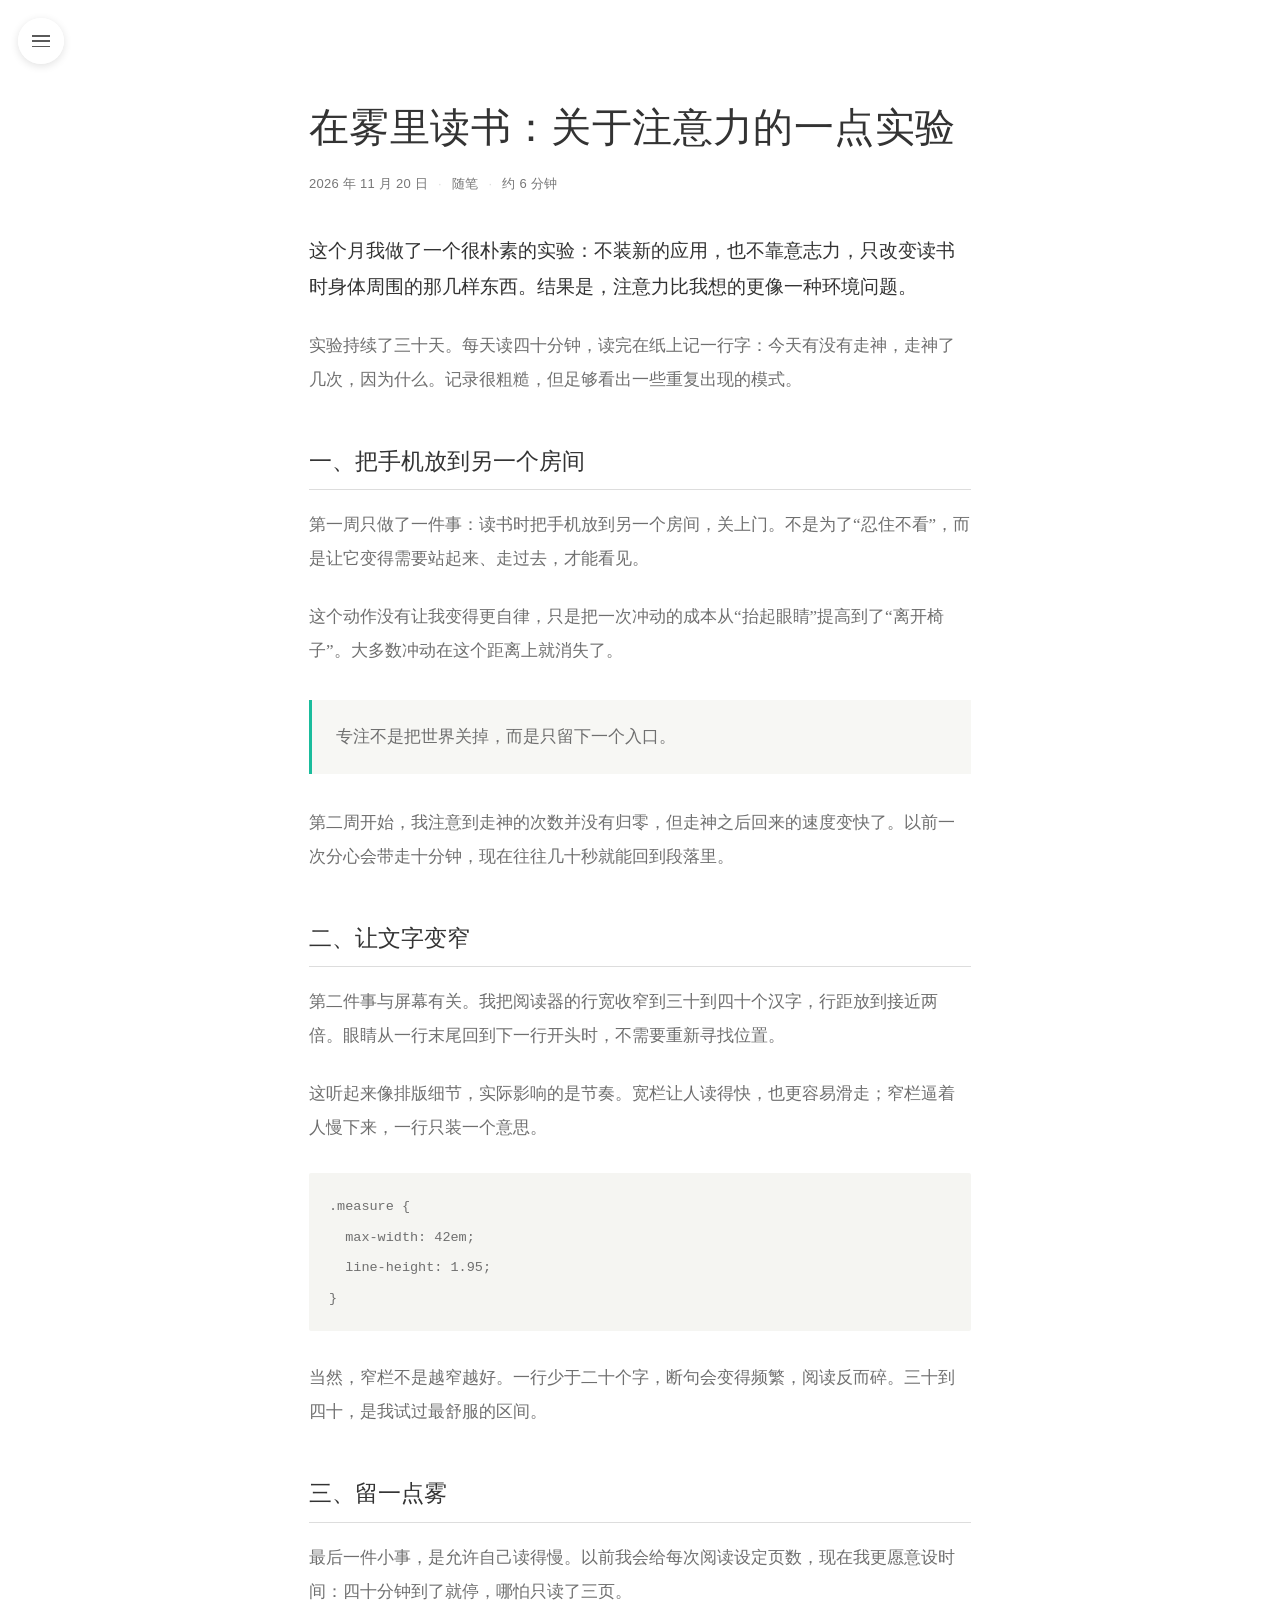
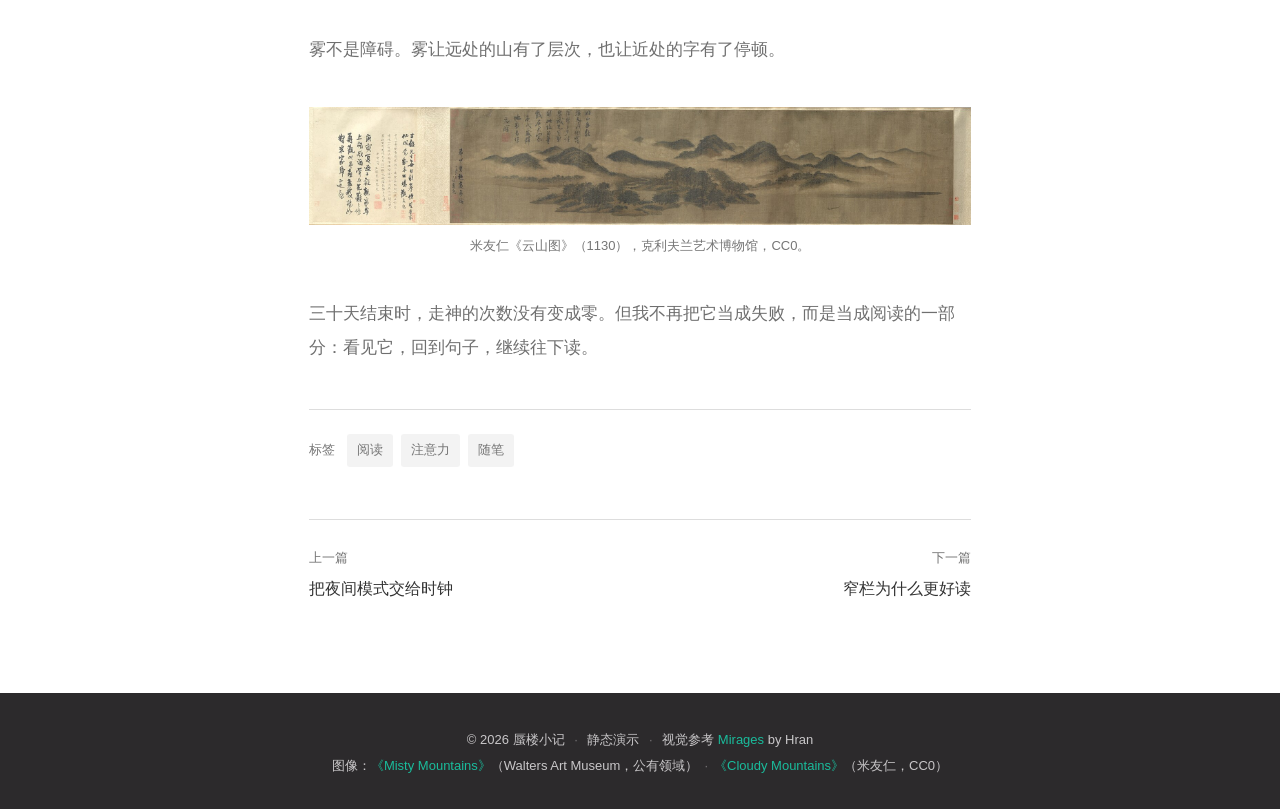
<file: demos/mirages/post.html>
<!DOCTYPE html>
<html lang="zh-CN">
<head>
  <meta charset="UTF-8">
  <meta name="viewport" content="width=device-width, initial-scale=1.0">
  <title>在雾里读书 · 蜃楼小记</title>
  <meta name="description" content="关于注意力的一点实验：把手机放到另一个房间，把文字变窄，允许自己读得慢一点。">
  <meta name="robots" content="noindex, nofollow">
  <link rel="icon" type="image/svg+xml" href="assets/favicon.svg">
  <script>
    (function () {
      var root = document.documentElement;
      root.classList.add("js");
      var theme = null;
      try { theme = localStorage.getItem("mirages-theme"); } catch (e) {}
      if (theme !== "light" && theme !== "dark") {
        var hour = new Date().getHours();
        theme = (hour >= 22 || hour < 6) ? "dark" : "light";
      }
      root.dataset.theme = theme;
    })();
  </script>
  <link rel="stylesheet" href="css/style.css">
</head>
<body class="page-post">

  <button class="menu-toggle" id="menuToggle" type="button" aria-label="打开菜单" aria-controls="nav" aria-expanded="false">
    <span class="bars" aria-hidden="true"><span></span></span>
  </button>

  <div class="nav-backdrop" id="navBackdrop" aria-hidden="true"></div>

  <aside class="nav" id="nav" aria-label="站点导航" aria-hidden="true" inert>
    <div class="nav-author">
      <img src="assets/avatar.svg" alt="" width="92" height="92">
      <a class="nav-site" href="index.html">蜃楼小记</a>
    </div>

    <form class="search" action="index.html" method="get" role="search">
      <label class="visually-hidden" for="q">搜索文章</label>
      <input id="q" type="search" name="q" placeholder="搜索文章…" autocomplete="off">
      <button type="submit" aria-label="搜索">
        <svg viewBox="0 0 24 24" aria-hidden="true">
          <circle cx="11" cy="11" r="7"></circle>
          <path d="m20 20-3.6-3.6"></path>
        </svg>
      </button>
    </form>

    <nav class="nav-menu" aria-label="菜单">
      <a href="index.html">首页</a>
      <a href="index.html#archive">归档</a>
      <a href="index.html#about">关于</a>
    </nav>

    <label class="switch">
      <span>夜间模式</span>
      <input type="checkbox" id="themeSwitch" role="switch">
      <span class="track" aria-hidden="true"></span>
    </label>
  </aside>

  <main>
    <div class="container">
      <article class="article">
        <header class="article-header reveal">
          <h1 class="post-title">在雾里读书：关于注意力的一点实验</h1>
          <p class="article-meta">
            <time datetime="2026-11-20">2026 年 11 月 20 日</time>
            <span>随笔</span>
            <span>约 6 分钟</span>
          </p>
        </header>

        <div class="post-content">
          <p>这个月我做了一个很朴素的实验：不装新的应用，也不靠意志力，只改变读书时身体周围的那几样东西。结果是，注意力比我想的更像一种环境问题。</p>
          <p>实验持续了三十天。每天读四十分钟，读完在纸上记一行字：今天有没有走神，走神了几次，因为什么。记录很粗糙，但足够看出一些重复出现的模式。</p>

          <h2>一、把手机放到另一个房间</h2>
          <p>第一周只做了一件事：读书时把手机放到另一个房间，关上门。不是为了“忍住不看”，而是让它变得需要站起来、走过去，才能看见。</p>
          <p>这个动作没有让我变得更自律，只是把一次冲动的成本从“抬起眼睛”提高到了“离开椅子”。大多数冲动在这个距离上就消失了。</p>

          <blockquote><p>专注不是把世界关掉，而是只留下一个入口。</p></blockquote>

          <p>第二周开始，我注意到走神的次数并没有归零，但走神之后回来的速度变快了。以前一次分心会带走十分钟，现在往往几十秒就能回到段落里。</p>

          <h2>二、让文字变窄</h2>
          <p>第二件事与屏幕有关。我把阅读器的行宽收窄到三十到四十个汉字，行距放到接近两倍。眼睛从一行末尾回到下一行开头时，不需要重新寻找位置。</p>
          <p>这听起来像排版细节，实际影响的是节奏。宽栏让人读得快，也更容易滑走；窄栏逼着人慢下来，一行只装一个意思。</p>

          <pre><code>.measure {
  max-width: 42em;
  line-height: 1.95;
}</code></pre>

          <p>当然，窄栏不是越窄越好。一行少于二十个字，断句会变得频繁，阅读反而碎。三十到四十，是我试过最舒服的区间。</p>

          <h2>三、留一点雾</h2>
          <p>最后一件小事，是允许自己读得慢。以前我会给每次阅读设定页数，现在我更愿意设时间：四十分钟到了就停，哪怕只读了三页。</p>
          <p>雾不是障碍。雾让远处的山有了层次，也让近处的字有了停顿。</p>

          <figure>
            <img src="assets/scroll.jpg" alt="米友仁《云山图》局部：连绵的山峦与云雾" width="1920" height="342" loading="lazy">
            <figcaption>米友仁《云山图》（1130），克利夫兰艺术博物馆，CC0。</figcaption>
          </figure>

          <p>三十天结束时，走神的次数没有变成零。但我不再把它当成失败，而是当成阅读的一部分：看见它，回到句子，继续往下读。</p>
        </div>

        <div class="post-tags">
          <span class="tag-label">标签</span>
          <a href="index.html?q=阅读">阅读</a>
          <a href="index.html?q=注意力">注意力</a>
          <a href="index.html?q=随笔">随笔</a>
        </div>

        <nav class="post-nav" aria-label="文章导航">
          <a href="post-night.html">
            <span class="label">上一篇</span>
            <span class="title">把夜间模式交给时钟</span>
          </a>
          <a class="next" href="post-narrow.html">
            <span class="label">下一篇</span>
            <span class="title">窄栏为什么更好读</span>
          </a>
        </nav>
      </article>
    </div>
  </main>

  <footer class="site-footer">
    <p>© <span id="year">2026</span> 蜃楼小记 <span class="sep">·</span> 静态演示 <span class="sep">·</span> 视觉参考 <a href="https://github.com/ccjuse/Mirages-For-Typecho" target="_blank" rel="noopener">Mirages</a> by Hran</p>
    <p>图像：<a href="https://commons.wikimedia.org/wiki/File:Gao_Ranhui_-_Misty_Mountains_-_Walters_351685.jpg" target="_blank" rel="noopener">《Misty Mountains》</a>（Walters Art Museum，公有领域）<span class="sep">·</span><a href="https://commons.wikimedia.org/wiki/File:Clevelandart_1933.220.jpg" target="_blank" rel="noopener">《Cloudy Mountains》</a>（米友仁，CC0）</p>
  </footer>

  <button class="backtop" id="backtop" type="button" aria-label="回到顶部">
    <svg viewBox="0 0 24 24" aria-hidden="true">
      <path d="M12 19V5M5 12l7-7 7 7"></path>
    </svg>
  </button>

  <script src="js/main.js"></script>
</body>
</html>
</file>
<file: css/style.css>
/* ============================================
   Lumen Demo — 主题变量
   想换配色，改这里就够了。
   ============================================ */
:root {
  --bg: #f7f6f3;
  --surface: #ffffff;
  --ink: #14151a;
  --muted: #6b6f76;
  --line: #e4e2dc;
  --accent: #e2552b;
  --accent-ink: #ffffff;
  --accent-soft: #fde8e1;
  --shadow: 0 1px 2px rgba(20, 21, 26, .04), 0 12px 32px rgba(20, 21, 26, .06);

  --font: -apple-system, BlinkMacSystemFont, "Segoe UI", "PingFang SC",
          "Hiragino Sans GB", "Microsoft YaHei", sans-serif;
  --mono: ui-monospace, SFMono-Regular, Menlo, Consolas, monospace;
  --radius: 16px;
  --maxw: 1080px;
}

@media (prefers-color-scheme: dark) {
  :root:not([data-theme="light"]) {
    --bg: #0e0f12;
    --surface: #16181d;
    --ink: #f2f1ee;
    --muted: #9aa0a8;
    --line: #262a31;
    --accent: #ff6b3d;
    --accent-ink: #14151a;
    --accent-soft: rgba(255, 107, 61, .14);
    --shadow: 0 1px 2px rgba(0, 0, 0, .3), 0 16px 40px rgba(0, 0, 0, .35);
  }
}

:root[data-theme="dark"] {
  --bg: #0e0f12;
  --surface: #16181d;
  --ink: #f2f1ee;
  --muted: #9aa0a8;
  --line: #262a31;
  --accent: #ff6b3d;
  --accent-ink: #14151a;
  --accent-soft: rgba(255, 107, 61, .14);
  --shadow: 0 1px 2px rgba(0, 0, 0, .3), 0 16px 40px rgba(0, 0, 0, .35);
}

/* ============================================
   基础
   ============================================ */
*,
*::before,
*::after { box-sizing: border-box; }

html { scroll-behavior: smooth; }

body {
  margin: 0;
  background: var(--bg);
  color: var(--ink);
  font-family: var(--font);
  font-size: 16px;
  line-height: 1.6;
  -webkit-font-smoothing: antialiased;
  transition: background-color .3s ease, color .3s ease;
}

a { color: inherit; text-decoration: none; }

code {
  font-family: var(--mono);
  font-size: .875em;
  background: var(--accent-soft);
  color: var(--accent);
  padding: .1em .4em;
  border-radius: 6px;
}

img { display: block; max-width: 100%; }

:focus-visible {
  outline: 2px solid var(--accent);
  outline-offset: 3px;
  border-radius: 6px;
}

/* ============================================
   顶栏
   ============================================ */
.site-header {
  position: sticky;
  top: 0;
  z-index: 10;
  display: flex;
  align-items: center;
  gap: 24px;
  max-width: var(--maxw);
  margin: 0 auto;
  padding: 20px 24px 16px;
  background: var(--bg);
  background: color-mix(in srgb, var(--bg) 82%, transparent);
  backdrop-filter: saturate(140%) blur(12px);
}

.brand {
  display: inline-flex;
  align-items: center;
  gap: 10px;
  font-weight: 650;
  letter-spacing: -.01em;
}

.nav {
  display: flex;
  gap: 24px;
  margin-left: auto;
  font-size: 14px;
  color: var(--muted);
}

.nav a { transition: color .2s ease; }
.nav a:hover { color: var(--ink); }

.theme-toggle {
  display: grid;
  place-items: center;
  width: 38px;
  height: 38px;
  padding: 0;
  border: 1px solid var(--line);
  border-radius: 50%;
  background: var(--surface);
  color: var(--ink);
  cursor: pointer;
  transition: border-color .2s ease, transform .2s ease;
}

.theme-toggle:hover { border-color: var(--accent); transform: rotate(-12deg); }

.theme-toggle svg {
  width: 18px;
  height: 18px;
  fill: none;
  stroke: currentColor;
  stroke-width: 1.7;
  stroke-linecap: round;
  stroke-linejoin: round;
}

.icon-moon { display: none; }
:root[data-theme="dark"] .icon-sun { display: none; }
:root[data-theme="dark"] .icon-moon { display: block; }

@media (prefers-color-scheme: dark) {
  :root:not([data-theme="light"]) .icon-sun { display: none; }
  :root:not([data-theme="light"]) .icon-moon { display: block; }
}

/* ============================================
   主体布局
   ============================================ */
main {
  max-width: var(--maxw);
  margin: 0 auto;
  padding: 40px 24px 80px;
}

h1, h2, h3 {
  margin: 0;
  letter-spacing: -.03em;
  line-height: 1.15;
  font-weight: 680;
}

.section-title {
  font-size: clamp(24px, 3vw, 32px);
  margin-bottom: 28px;
}

/* ---------- Hero ---------- */
.hero {
  display: grid;
  grid-template-columns: 1.15fr .85fr;
  gap: 56px;
  align-items: center;
  padding: 48px 0 72px;
}

.eyebrow {
  margin: 0 0 16px;
  font-size: 13px;
  font-weight: 600;
  letter-spacing: .12em;
  text-transform: uppercase;
  color: var(--accent);
}

.hero h1 {
  font-size: clamp(44px, 7vw, 76px);
  letter-spacing: -.045em;
}

.lead {
  max-width: 46ch;
  margin: 24px 0 0;
  font-size: 17px;
  color: var(--muted);
}

.actions {
  display: flex;
  flex-wrap: wrap;
  gap: 12px;
  margin-top: 32px;
}

.btn {
  display: inline-flex;
  align-items: center;
  padding: 12px 22px;
  border-radius: 999px;
  font-size: 15px;
  font-weight: 600;
  transition: transform .2s ease, background-color .2s ease, border-color .2s ease;
}

.btn-primary {
  background: var(--accent);
  color: var(--accent-ink);
}

.btn-primary:hover { transform: translateY(-2px); }

.btn-ghost {
  border: 1px solid var(--line);
  color: var(--ink);
}

.btn-ghost:hover { border-color: var(--accent); }

.stats {
  display: flex;
  gap: 40px;
  margin: 48px 0 0;
  padding: 24px 0 0;
  border-top: 1px solid var(--line);
}

.stats div { display: flex; flex-direction: column-reverse; gap: 2px; }
.stats dt { font-size: 13px; color: var(--muted); }
.stats dd { margin: 0; font-size: 22px; font-weight: 650; letter-spacing: -.02em; }

/* ---------- 演示卡片 ---------- */
.hero-card {
  background: var(--surface);
  border: 1px solid var(--line);
  border-radius: var(--radius);
  box-shadow: var(--shadow);
  overflow: hidden;
}

.card-head {
  display: flex;
  align-items: center;
  gap: 7px;
  padding: 12px 16px;
  border-bottom: 1px solid var(--line);
}

.dot { width: 10px; height: 10px; border-radius: 50%; }
.dot-a { background: #ff6058; }
.dot-b { background: #ffbd2e; }
.dot-c { background: #28c840; }

.card-title {
  margin-left: 8px;
  font-family: var(--mono);
  font-size: 12px;
  color: var(--muted);
}

.card-body { padding: 24px; }

.clock-label {
  margin: 0 0 4px;
  font-size: 12px;
  letter-spacing: .08em;
  text-transform: uppercase;
  color: var(--muted);
}

.clock {
  margin: 0;
  font-family: var(--mono);
  font-size: clamp(32px, 5vw, 42px);
  font-weight: 600;
  letter-spacing: -.02em;
  font-variant-numeric: tabular-nums;
}

.counter {
  display: flex;
  align-items: center;
  justify-content: center;
  gap: 20px;
  margin-top: 28px;
}

.step {
  width: 44px;
  height: 44px;
  border: 1px solid var(--line);
  border-radius: 50%;
  background: var(--bg);
  color: var(--ink);
  font-size: 20px;
  line-height: 1;
  cursor: pointer;
  transition: border-color .2s ease, transform .15s ease;
}

.step:hover { border-color: var(--accent); }
.step:active { transform: scale(.94); }

.count {
  min-width: 3ch;
  text-align: center;
  font-size: 32px;
  font-weight: 650;
  font-variant-numeric: tabular-nums;
}

.meter {
  height: 6px;
  margin-top: 24px;
  border-radius: 999px;
  background: var(--line);
  overflow: hidden;
}

.meter-fill {
  display: block;
  width: 0;
  height: 100%;
  border-radius: inherit;
  background: var(--accent);
  transition: width .35s cubic-bezier(.2, .7, .2, 1);
}

.hint {
  margin: 14px 0 0;
  font-size: 13px;
  color: var(--muted);
  text-align: center;
}

/* ============================================
   区块
   ============================================ */
.features { padding: 64px 0; border-top: 1px solid var(--line); }

.grid {
  display: grid;
  grid-template-columns: repeat(3, 1fr);
  gap: 20px;
}

.feature {
  padding: 28px;
  background: var(--surface);
  border: 1px solid var(--line);
  border-radius: var(--radius);
  transition: transform .25s ease, box-shadow .25s ease;
}

.feature:hover { transform: translateY(-4px); box-shadow: var(--shadow); }

.feature h3 { margin-top: 20px; font-size: 17px; letter-spacing: -.01em; }

.feature p { margin: 8px 0 0; font-size: 14px; color: var(--muted); }

.paths { padding: 64px 0; border-top: 1px solid var(--line); }

.tree {
  margin: 0;
  padding: 28px;
  background: var(--surface);
  border: 1px solid var(--line);
  border-radius: var(--radius);
  overflow-x: auto;
}

.tree code {
  background: none;
  color: var(--ink);
  padding: 0;
  font-size: 14px;
  line-height: 1.9;
}

.about {
  padding: 64px 0 0;
  border-top: 1px solid var(--line);
}

.about p { max-width: 62ch; color: var(--muted); font-size: 16px; }

/* ============================================
   页脚
   ============================================ */
.site-footer {
  border-top: 1px solid var(--line);
  padding: 32px 24px;
  text-align: center;
  font-size: 13px;
  color: var(--muted);
}

/* ============================================
   滚动出现动画
   ============================================ */
.reveal {
  opacity: 0;
  transform: translateY(16px);
  transition: opacity .6s ease, transform .6s ease;
}

.reveal.is-visible { opacity: 1; transform: none; }

@media (prefers-reduced-motion: reduce) {
  html { scroll-behavior: auto; }
  *, *::before, *::after {
    transition-duration: .01ms !important;
    animation-duration: .01ms !important;
  }
  .reveal { opacity: 1; transform: none; }
}

/* ============================================
   响应式
   ============================================ */
@media (max-width: 860px) {
  .hero { grid-template-columns: 1fr; gap: 40px; padding-top: 24px; }
  .grid { grid-template-columns: 1fr; }
  .nav { display: none; }
  .stats { gap: 28px; }
}

@media (max-width: 520px) {
  main { padding: 24px 16px 56px; }
  .site-header { padding: 16px; }
  .stats { gap: 20px; flex-wrap: wrap; }
  .card-body { padding: 20px; }
}
</file>
<file: demos/lumen/css/style.css>
/* ============================================
   Lumen Demo — 主题变量
   想换配色，改这里就够了。
   ============================================ */
:root {
  --bg: #f7f6f3;
  --surface: #ffffff;
  --ink: #14151a;
  --muted: #6b6f76;
  --line: #e4e2dc;
  --accent: #e2552b;
  --accent-ink: #ffffff;
  --accent-soft: #fde8e1;
  --shadow: 0 1px 2px rgba(20, 21, 26, .04), 0 12px 32px rgba(20, 21, 26, .06);

  --font: -apple-system, BlinkMacSystemFont, "Segoe UI", "PingFang SC",
          "Hiragino Sans GB", "Microsoft YaHei", sans-serif;
  --mono: ui-monospace, SFMono-Regular, Menlo, Consolas, monospace;
  --radius: 16px;
  --maxw: 1080px;
}

@media (prefers-color-scheme: dark) {
  :root:not([data-theme="light"]) {
    --bg: #0e0f12;
    --surface: #16181d;
    --ink: #f2f1ee;
    --muted: #9aa0a8;
    --line: #262a31;
    --accent: #ff6b3d;
    --accent-ink: #14151a;
    --accent-soft: rgba(255, 107, 61, .14);
    --shadow: 0 1px 2px rgba(0, 0, 0, .3), 0 16px 40px rgba(0, 0, 0, .35);
  }
}

:root[data-theme="dark"] {
  --bg: #0e0f12;
  --surface: #16181d;
  --ink: #f2f1ee;
  --muted: #9aa0a8;
  --line: #262a31;
  --accent: #ff6b3d;
  --accent-ink: #14151a;
  --accent-soft: rgba(255, 107, 61, .14);
  --shadow: 0 1px 2px rgba(0, 0, 0, .3), 0 16px 40px rgba(0, 0, 0, .35);
}

/* ============================================
   基础
   ============================================ */
*,
*::before,
*::after { box-sizing: border-box; }

html { scroll-behavior: smooth; }

body {
  margin: 0;
  background: var(--bg);
  color: var(--ink);
  font-family: var(--font);
  font-size: 16px;
  line-height: 1.6;
  -webkit-font-smoothing: antialiased;
  transition: background-color .3s ease, color .3s ease;
}

a { color: inherit; text-decoration: none; }

code {
  font-family: var(--mono);
  font-size: .875em;
  background: var(--accent-soft);
  color: var(--accent);
  padding: .1em .4em;
  border-radius: 6px;
}

img { display: block; max-width: 100%; }

:focus-visible {
  outline: 2px solid var(--accent);
  outline-offset: 3px;
  border-radius: 6px;
}

/* ============================================
   顶栏
   ============================================ */
.site-header {
  position: sticky;
  top: 0;
  z-index: 10;
  display: flex;
  align-items: center;
  gap: 24px;
  max-width: var(--maxw);
  margin: 0 auto;
  padding: 20px 24px 16px;
  background: var(--bg);
  background: color-mix(in srgb, var(--bg) 82%, transparent);
  backdrop-filter: saturate(140%) blur(12px);
}

.brand {
  display: inline-flex;
  align-items: center;
  gap: 10px;
  font-weight: 650;
  letter-spacing: -.01em;
}

.nav {
  display: flex;
  gap: 24px;
  margin-left: auto;
  font-size: 14px;
  color: var(--muted);
}

.nav a { transition: color .2s ease; }
.nav a:hover { color: var(--ink); }

.theme-toggle {
  display: grid;
  place-items: center;
  width: 38px;
  height: 38px;
  padding: 0;
  border: 1px solid var(--line);
  border-radius: 50%;
  background: var(--surface);
  color: var(--ink);
  cursor: pointer;
  transition: border-color .2s ease, transform .2s ease;
}

.theme-toggle:hover { border-color: var(--accent); transform: rotate(-12deg); }

.theme-toggle svg {
  width: 18px;
  height: 18px;
  fill: none;
  stroke: currentColor;
  stroke-width: 1.7;
  stroke-linecap: round;
  stroke-linejoin: round;
}

.icon-moon { display: none; }
:root[data-theme="dark"] .icon-sun { display: none; }
:root[data-theme="dark"] .icon-moon { display: block; }

@media (prefers-color-scheme: dark) {
  :root:not([data-theme="light"]) .icon-sun { display: none; }
  :root:not([data-theme="light"]) .icon-moon { display: block; }
}

/* ============================================
   主体布局
   ============================================ */
main {
  max-width: var(--maxw);
  margin: 0 auto;
  padding: 40px 24px 80px;
}

h1, h2, h3 {
  margin: 0;
  letter-spacing: -.03em;
  line-height: 1.15;
  font-weight: 680;
}

.section-title {
  font-size: clamp(24px, 3vw, 32px);
  margin-bottom: 28px;
}

/* ---------- Hero ---------- */
.hero {
  display: grid;
  grid-template-columns: 1.15fr .85fr;
  gap: 56px;
  align-items: center;
  padding: 48px 0 72px;
}

.eyebrow {
  margin: 0 0 16px;
  font-size: 13px;
  font-weight: 600;
  letter-spacing: .12em;
  text-transform: uppercase;
  color: var(--accent);
}

.hero h1 {
  font-size: clamp(44px, 7vw, 76px);
  letter-spacing: -.045em;
}

.lead {
  max-width: 46ch;
  margin: 24px 0 0;
  font-size: 17px;
  color: var(--muted);
}

.actions {
  display: flex;
  flex-wrap: wrap;
  gap: 12px;
  margin-top: 32px;
}

.btn {
  display: inline-flex;
  align-items: center;
  padding: 12px 22px;
  border-radius: 999px;
  font-size: 15px;
  font-weight: 600;
  transition: transform .2s ease, background-color .2s ease, border-color .2s ease;
}

.btn-primary {
  background: var(--accent);
  color: var(--accent-ink);
}

.btn-primary:hover { transform: translateY(-2px); }

.btn-ghost {
  border: 1px solid var(--line);
  color: var(--ink);
}

.btn-ghost:hover { border-color: var(--accent); }

.stats {
  display: flex;
  gap: 40px;
  margin: 48px 0 0;
  padding: 24px 0 0;
  border-top: 1px solid var(--line);
}

.stats div { display: flex; flex-direction: column-reverse; gap: 2px; }
.stats dt { font-size: 13px; color: var(--muted); }
.stats dd { margin: 0; font-size: 22px; font-weight: 650; letter-spacing: -.02em; }

/* ---------- 演示卡片 ---------- */
.hero-card {
  background: var(--surface);
  border: 1px solid var(--line);
  border-radius: var(--radius);
  box-shadow: var(--shadow);
  overflow: hidden;
}

.card-head {
  display: flex;
  align-items: center;
  gap: 7px;
  padding: 12px 16px;
  border-bottom: 1px solid var(--line);
}

.dot { width: 10px; height: 10px; border-radius: 50%; }
.dot-a { background: #ff6058; }
.dot-b { background: #ffbd2e; }
.dot-c { background: #28c840; }

.card-title {
  margin-left: 8px;
  font-family: var(--mono);
  font-size: 12px;
  color: var(--muted);
}

.card-body { padding: 24px; }

.clock-label {
  margin: 0 0 4px;
  font-size: 12px;
  letter-spacing: .08em;
  text-transform: uppercase;
  color: var(--muted);
}

.clock {
  margin: 0;
  font-family: var(--mono);
  font-size: clamp(32px, 5vw, 42px);
  font-weight: 600;
  letter-spacing: -.02em;
  font-variant-numeric: tabular-nums;
}

.counter {
  display: flex;
  align-items: center;
  justify-content: center;
  gap: 20px;
  margin-top: 28px;
}

.step {
  width: 44px;
  height: 44px;
  border: 1px solid var(--line);
  border-radius: 50%;
  background: var(--bg);
  color: var(--ink);
  font-size: 20px;
  line-height: 1;
  cursor: pointer;
  transition: border-color .2s ease, transform .15s ease;
}

.step:hover { border-color: var(--accent); }
.step:active { transform: scale(.94); }

.count {
  min-width: 3ch;
  text-align: center;
  font-size: 32px;
  font-weight: 650;
  font-variant-numeric: tabular-nums;
}

.meter {
  height: 6px;
  margin-top: 24px;
  border-radius: 999px;
  background: var(--line);
  overflow: hidden;
}

.meter-fill {
  display: block;
  width: 0;
  height: 100%;
  border-radius: inherit;
  background: var(--accent);
  transition: width .35s cubic-bezier(.2, .7, .2, 1);
}

.hint {
  margin: 14px 0 0;
  font-size: 13px;
  color: var(--muted);
  text-align: center;
}

/* ============================================
   区块
   ============================================ */
.features { padding: 64px 0; border-top: 1px solid var(--line); }

.grid {
  display: grid;
  grid-template-columns: repeat(3, 1fr);
  gap: 20px;
}

.feature {
  padding: 28px;
  background: var(--surface);
  border: 1px solid var(--line);
  border-radius: var(--radius);
  transition: transform .25s ease, box-shadow .25s ease;
}

.feature:hover { transform: translateY(-4px); box-shadow: var(--shadow); }

.feature h3 { margin-top: 20px; font-size: 17px; letter-spacing: -.01em; }

.feature p { margin: 8px 0 0; font-size: 14px; color: var(--muted); }

.paths { padding: 64px 0; border-top: 1px solid var(--line); }

.tree {
  margin: 0;
  padding: 28px;
  background: var(--surface);
  border: 1px solid var(--line);
  border-radius: var(--radius);
  overflow-x: auto;
}

.tree code {
  background: none;
  color: var(--ink);
  padding: 0;
  font-size: 14px;
  line-height: 1.9;
}

.about {
  padding: 64px 0 0;
  border-top: 1px solid var(--line);
}

.about p { max-width: 62ch; color: var(--muted); font-size: 16px; }

/* ============================================
   页脚
   ============================================ */
.site-footer {
  border-top: 1px solid var(--line);
  padding: 32px 24px;
  text-align: center;
  font-size: 13px;
  color: var(--muted);
}

/* ============================================
   滚动出现动画
   ============================================ */
.reveal {
  opacity: 0;
  transform: translateY(16px);
  transition: opacity .6s ease, transform .6s ease;
}

.reveal.is-visible { opacity: 1; transform: none; }

@media (prefers-reduced-motion: reduce) {
  html { scroll-behavior: auto; }
  *, *::before, *::after {
    transition-duration: .01ms !important;
    animation-duration: .01ms !important;
  }
  .reveal { opacity: 1; transform: none; }
}

/* ============================================
   响应式
   ============================================ */
@media (max-width: 860px) {
  .hero { grid-template-columns: 1fr; gap: 40px; padding-top: 24px; }
  .grid { grid-template-columns: 1fr; }
  .nav { display: none; }
  .stats { gap: 28px; }
}

@media (max-width: 520px) {
  main { padding: 24px 16px 56px; }
  .site-header { padding: 16px; }
  .stats { gap: 20px; flex-wrap: wrap; }
  .card-body { padding: 20px; }
}
</file>
<file: demos/mirages/css/style.css>
/* ============================================================
   蜃楼小记 — Mirages 风格复刻（原创实现，未复制主题源码）
   单栏阅读 / 衬线正文 / 22:00–06:00 自动夜间 / 左侧抽屉
   ============================================================ */

/* ---------- 主题变量 ---------- */
:root {
  --bg: #ffffff;
  --ink: #6f6f6f;
  --heading: #333333;
  --muted: #767676;
  --line: #dddddd;
  --accent: #1abc9c;
  --link: #0d7d68;
  --btn-line: #d2d7d3;
  --code-bg: #f5f5f2;
  --quote-bg: #f7f7f4;
  --tag-bg: rgba(153, 153, 153, .12);
  --footer-bg: #2c2a2c;
  --footer-ink: #c9c7c9;
  --nav-bg: #191919;

  --serif: Georgia, "Songti SC", "Noto Serif CJK SC", "Source Han Serif SC",
           "SimSun", serif;
  --sans: -apple-system, BlinkMacSystemFont, "Segoe UI", "PingFang SC",
          "Hiragino Sans GB", "Microsoft YaHei", sans-serif;
  --mono: ui-monospace, SFMono-Regular, Menlo, Consolas, monospace;
  --measure: 710px;
}

html[data-theme="dark"] {
  color-scheme: dark;
  --bg: #3c3c3c;
  --ink: #bcbcbc;
  --heading: #c6c6c6;
  --muted: #a6a6a6;
  --line: #5e5e5e;
  --link: #1abc9c;
  --btn-line: #5f5f5f;
  --code-bg: #474747;
  --quote-bg: #404040;
  --tag-bg: rgba(255, 255, 255, .07);
  --footer-bg: #2c2a2a;
  --footer-ink: #c0c0c0;
}

/* ---------- 基础 ---------- */
*,
*::before,
*::after { box-sizing: border-box; }

html {
  scroll-behavior: smooth;
  -webkit-text-size-adjust: 100%;
}

body {
  margin: 0;
  background: var(--bg);
  color: var(--ink);
  font-family: var(--serif);
  font-size: 16px;
  line-height: 1.9;
  transition: background-color .35s ease, color .35s ease;
}

body.nav-open { overflow: hidden; }

img { display: block; max-width: 100%; }

a { color: inherit; text-decoration: none; }

button,
input { font: inherit; }

[hidden] { display: none !important; }

::selection {
  background: var(--accent);
  color: #0d2320;
}

:focus-visible {
  outline: 2px solid var(--accent);
  outline-offset: 3px;
}

.visually-hidden {
  position: absolute;
  width: 1px;
  height: 1px;
  margin: -1px;
  padding: 0;
  overflow: hidden;
  clip: rect(0 0 0 0);
  white-space: nowrap;
  border: 0;
}

.container {
  max-width: var(--measure);
  margin: 0 auto;
  padding: 0 24px;
}

/* 滚动出现：位移只做 transform，内容始终可见 */
.js .reveal {
  transform: translateY(14px);
  transition: transform .6s ease;
  transition-delay: var(--delay, 0ms);
}

.js .reveal.is-visible { transform: none; }

/* ---------- 悬浮菜单按钮 ---------- */
.menu-toggle {
  position: fixed;
  top: 18px;
  left: 18px;
  z-index: 70;
  width: 46px;
  height: 46px;
  padding: 0;
  border: 0;
  border-radius: 999px;
  background: rgba(255, 255, 255, .92);
  color: #5a5a5a;
  cursor: pointer;
  display: grid;
  place-items: center;
  box-shadow: 0 2px 8px rgba(0, 0, 0, .12);
  transition: background-color .3s ease, color .3s ease, transform .3s ease;
}

html[data-theme="dark"] .menu-toggle {
  background: rgba(58, 58, 58, .96);
  color: #cfcfcf;
}

.menu-toggle:hover { transform: translateY(-1px); }

.menu-toggle .bars {
  position: relative;
  display: block;
  width: 18px;
  height: 12px;
}

.menu-toggle .bars::before,
.menu-toggle .bars::after,
.menu-toggle .bars span {
  position: absolute;
  left: 0;
  width: 18px;
  height: 1.5px;
  background: currentColor;
  content: "";
  transition: transform .3s ease, top .3s ease, bottom .3s ease, opacity .2s ease;
}

.menu-toggle .bars::before { top: 0; }
.menu-toggle .bars::after { bottom: 0; }
.menu-toggle .bars span { top: 5.25px; }

body.nav-open .menu-toggle {
  background: #191919;
  color: #dddddd;
  box-shadow: none;
}

body.nav-open .menu-toggle .bars::before {
  top: 5px;
  transform: rotate(45deg);
}

body.nav-open .menu-toggle .bars::after {
  bottom: 5.5px;
  transform: rotate(-45deg);
}

body.nav-open .menu-toggle .bars span { opacity: 0; }

/* ---------- 抽屉导航 ---------- */
.nav-backdrop {
  position: fixed;
  inset: 0;
  z-index: 55;
  background: transparent;
  opacity: 0;
  pointer-events: none;
  transition: background-color .35s ease, opacity .35s ease;
}

.nav-backdrop.show {
  background: rgba(0, 0, 0, .42);
  opacity: 1;
  pointer-events: auto;
}

.nav {
  position: fixed;
  top: 0;
  bottom: 0;
  left: 0;
  z-index: 60;
  width: min(280px, 84vw);
  padding: 30px 24px 40px;
  overflow-y: auto;
  background: var(--nav-bg);
  color: #c9c9c9;
  transform: translateX(-102%);
  transition: transform .45s cubic-bezier(.22, .61, .36, 1);
}

body.nav-open .nav { transform: none; }

.nav-author {
  margin: 10px 0 28px;
  text-align: center;
}

.nav-author img {
  width: 92px;
  height: 92px;
  margin: 0 auto 14px;
  border-radius: 50%;
}

.nav-site {
  display: inline-block;
  color: #e6e6e6;
  font-size: 20px;
  letter-spacing: .12em;
  transition: color .2s ease;
}

.nav-site:hover { color: var(--accent); }

.search {
  display: flex;
  margin: 0 0 26px;
  border: 1px solid #333333;
  background: #262626;
  transition: border-color .2s ease;
}

.search:focus-within { border-color: var(--accent); }

.search input {
  flex: 1;
  min-width: 0;
  height: 40px;
  padding: 0 12px;
  border: 0;
  background: transparent;
  color: #e0e0e0;
  font-family: var(--sans);
  font-size: 13px;
}

.search input::placeholder { color: #7a7a7a; }

.search button {
  width: 42px;
  border: 0;
  background: transparent;
  color: #8a8a8a;
  cursor: pointer;
  display: grid;
  place-items: center;
  transition: color .2s ease;
}

.search button:hover { color: var(--accent); }

.search svg {
  width: 16px;
  height: 16px;
  fill: none;
  stroke: currentColor;
  stroke-width: 1.8;
  stroke-linecap: round;
}

.nav-menu {
  display: flex;
  flex-direction: column;
  margin: 0 0 28px;
  font-size: 16px;
}

.nav-menu a {
  padding: 13px 0;
  border-bottom: 1px solid rgba(255, 255, 255, .06);
  color: #cfcfcf;
  transition: color .2s ease, padding-left .2s ease;
}

.nav-menu a:hover {
  padding-left: 4px;
  color: var(--accent);
}

.switch {
  display: flex;
  align-items: center;
  justify-content: space-between;
  gap: 12px;
  padding-top: 20px;
  border-top: 1px solid rgba(255, 255, 255, .08);
  color: #bdbdbd;
  font-family: var(--sans);
  font-size: 13px;
  cursor: pointer;
}

.switch input {
  position: absolute;
  width: 1px;
  height: 1px;
  opacity: 0;
}

.switch .track {
  position: relative;
  flex: none;
  width: 42px;
  height: 22px;
  border-radius: 999px;
  background: #3a3a3a;
  transition: background-color .25s ease;
}

.switch .track::after {
  content: "";
  position: absolute;
  top: 2px;
  left: 2px;
  width: 18px;
  height: 18px;
  border-radius: 50%;
  background: #d8d8d8;
  transition: transform .25s ease;
}

.switch input:checked + .track { background: var(--accent); }
.switch input:checked + .track::after { transform: translateX(20px); }
.switch input:focus-visible + .track {
  outline: 2px solid var(--accent);
  outline-offset: 2px;
}

/* ---------- 头图 ---------- */
.masthead {
  position: relative;
  display: grid;
  place-items: center;
  min-height: clamp(320px, 48vh, 520px);
  background-image:
    linear-gradient(180deg, rgba(28, 25, 21, .38), rgba(28, 25, 21, .52)),
    url("../assets/banner.jpg");
  background-size: cover, cover;
  background-position: center, center 42%;
  background-repeat: no-repeat, no-repeat;
  text-align: center;
}

.masthead-inner {
  position: relative;
  max-width: 640px;
  padding: 96px 24px 76px;
}

.masthead h1 {
  margin: 0;
  color: #ffffff;
  font-size: clamp(34px, 5.4vw, 48px);
  font-weight: 400;
  line-height: 1.2;
  letter-spacing: .14em;
  text-indent: .14em;
}

.masthead-sub {
  display: inline-block;
  margin: 20px 0 0;
  padding-top: 12px;
  border-top: 1px solid rgba(255, 255, 255, .5);
  color: #ffffff;
  font-family: var(--sans);
  font-size: 18px;
  font-weight: 500;
  line-height: 1.6;
  letter-spacing: .04em;
}

/* ---------- 首页文章列表 ---------- */
.site-intro {
  margin: 42px 0 0;
  color: var(--ink);
  font-size: 18px;
  line-height: 1.9;
}

.posts { padding: 26px 0 0; }

.post {
  padding: 30px 0;
  border-bottom: 1px solid var(--line);
}

.post:first-child { padding-top: 4px; }

.post-title {
  margin: 0 0 10px;
  color: var(--heading);
  font-size: clamp(25px, 3.4vw, 32px);
  font-weight: 400;
  line-height: 1.45;
  letter-spacing: .01em;
}

.post-title a { transition: color .25s ease; }
.post-title a:hover { color: var(--link); }

.post-meta,
.article-meta {
  display: flex;
  flex-wrap: wrap;
  align-items: center;
  gap: 0 10px;
  margin: 0 0 18px;
  color: var(--muted);
  font-family: var(--sans);
  font-size: 13px;
  letter-spacing: .02em;
}

.post-meta > * + *::before,
.article-meta > * + *::before {
  content: "·";
  margin-right: 10px;
  color: var(--line);
}

.post-excerpt {
  margin: 0 0 22px;
  color: var(--ink);
  font-size: 16px;
  line-height: 1.95;
}

.more {
  display: inline-flex;
  align-items: center;
  padding: 7px 22px;
  border: 1px solid var(--btn-line);
  border-radius: 999px;
  color: var(--muted);
  font-family: var(--sans);
  font-size: 13px;
  transition: border-color .25s ease, color .25s ease;
}

.more:hover {
  border-color: var(--accent);
  color: var(--link);
}

/* ---------- 搜索结果提示 ---------- */
.search-result {
  display: none;
  margin: 32px 0 0;
  padding: 14px 0;
  border-bottom: 1px solid var(--line);
  color: var(--muted);
  font-family: var(--sans);
  font-size: 14px;
  line-height: 1.7;
}

.search-result.show { display: block; }

body.is-searching .index-figure { display: none; }

.search-result strong {
  color: var(--heading);
  font-weight: 600;
}

.search-result a {
  margin-left: 12px;
  color: var(--link);
  border-bottom: 1px solid currentColor;
}

/* ---------- 区块：归档 / 关于 ---------- */
.section {
  margin-top: 72px;
  scroll-margin-top: 32px;
}

.section-title {
  margin: 0 0 22px;
  color: var(--heading);
  font-size: 26px;
  font-weight: 400;
  letter-spacing: .02em;
}

.archive-list {
  margin: 0;
  padding: 0;
  list-style: none;
  border-top: 1px solid var(--line);
}

.archive-list li { border-bottom: 1px solid var(--line); }

.archive-list a {
  display: flex;
  justify-content: space-between;
  gap: 16px;
  padding: 15px 0;
  color: var(--ink);
  font-size: 16px;
  transition: color .2s ease;
}

.archive-list a:hover { color: var(--link); }

.archive-list time {
  flex: none;
  color: var(--muted);
  font-family: var(--sans);
  font-size: 13px;
}

.about {
  display: flex;
  align-items: flex-start;
  gap: 24px;
  margin-top: 72px;
  padding-top: 40px;
  border-top: 1px solid var(--line);
  scroll-margin-top: 32px;
}

.about img {
  flex: none;
  width: 88px;
  height: 88px;
  border-radius: 50%;
}

.about h2 {
  margin: 0;
  color: var(--heading);
  font-size: 26px;
  font-weight: 400;
}

.about p {
  margin: 10px 0 0;
  color: var(--ink);
  font-size: 16px;
  line-height: 1.9;
}

/* 首页手卷配图 */
.index-figure { margin: 56px 0 0; }

.index-figure img {
  width: 100%;
  height: auto;
  background: var(--code-bg);
}

.index-figure figcaption {
  margin-top: 10px;
  color: var(--muted);
  font-family: var(--sans);
  font-size: 13px;
  line-height: 1.7;
  text-align: center;
}

/* ---------- 文章页 ---------- */
.article { padding: 100px 0 0; }

.article-header { margin-bottom: 36px; }

.article-header .post-title {
  margin: 0 0 16px;
  font-size: clamp(30px, 4.4vw, 40px);
  line-height: 1.4;
}

.article-meta { margin-bottom: 0; }

.post-content {
  font-size: 17px;
  line-height: 2;
}

.post-content > p:first-child {
  color: var(--heading);
  font-size: 19px;
  line-height: 1.9;
}

.post-content p { margin: 0 0 24px; }

.post-content h2 {
  margin: 48px 0 18px;
  padding-bottom: 10px;
  border-bottom: 1px solid var(--line);
  color: var(--heading);
  font-size: 23px;
  font-weight: 400;
  line-height: 1.5;
}

.post-content blockquote {
  margin: 32px 0;
  padding: 20px 24px;
  border-left: 3px solid var(--accent);
  background: var(--quote-bg);
  color: var(--ink);
  font-size: 17px;
  line-height: 1.95;
}

.post-content blockquote p { margin: 0; }

.post-content ul,
.post-content ol {
  margin: 0 0 24px;
  padding-left: 1.3em;
}

.post-content li { margin: 8px 0; }

.post-content code {
  padding: .15em .4em;
  border-radius: 2px;
  background: var(--code-bg);
  color: var(--heading);
  font-family: var(--mono);
  font-size: .86em;
}

.post-content pre {
  margin: 28px 0 30px;
  padding: 18px 20px;
  overflow-x: auto;
  border-radius: 2px;
  background: var(--code-bg);
  line-height: 1.8;
}

.post-content pre code {
  padding: 0;
  background: none;
  color: var(--ink);
  font-size: 13.5px;
}

.post-content figure { margin: 40px 0; }

.post-content figure img {
  width: 100%;
  height: auto;
  background: var(--code-bg);
}

.post-content figcaption {
  margin-top: 10px;
  color: var(--muted);
  font-family: var(--sans);
  font-size: 13px;
  line-height: 1.7;
  text-align: center;
}

.post-content a {
  position: relative;
  color: var(--link);
}

.post-content a::after {
  content: "";
  position: absolute;
  left: 0;
  bottom: -1px;
  width: 0;
  border-bottom: 1px solid currentColor;
  transition: width .35s ease;
}

.post-content a:hover::after { width: 100%; }

/* ---------- 标签 / 上下篇 ---------- */
.post-tags {
  display: flex;
  flex-wrap: wrap;
  align-items: center;
  gap: 8px;
  margin-top: 44px;
  padding-top: 24px;
  border-top: 1px solid var(--line);
  font-family: var(--sans);
  font-size: 13px;
}

.tag-label {
  margin-right: 4px;
  color: var(--muted);
}

.post-tags a {
  padding: 4px 10px;
  border-radius: 3px;
  background: var(--tag-bg);
  color: var(--muted);
  transition: background-color .2s ease, color .2s ease;
}

.post-tags a:hover {
  background: var(--accent);
  color: #0d2320;
}

.post-nav {
  display: flex;
  gap: 24px;
  margin-top: 52px;
  padding-top: 26px;
  border-top: 1px solid var(--line);
  font-family: var(--sans);
  font-size: 13px;
}

.post-nav a {
  flex: 1;
  color: var(--muted);
  transition: color .2s ease;
}

.post-nav a:hover { color: var(--link); }

.post-nav .next { text-align: right; }

.post-nav .label {
  display: block;
  margin-bottom: 4px;
  color: var(--muted);
  font-size: 13px;
}

.post-nav .title {
  color: var(--heading);
  font-family: var(--serif);
  font-size: 16px;
}

/* ---------- 页脚 ---------- */
.site-footer {
  margin-top: 88px;
  padding: 34px 24px 30px;
  background: var(--footer-bg);
  color: var(--footer-ink);
  font-family: var(--sans);
  font-size: 13px;
  line-height: 2;
  text-align: center;
}

.site-footer p { margin: 0; }

.site-footer a {
  color: var(--accent);
  border-bottom: 1px solid transparent;
  transition: border-color .2s ease;
}

.site-footer a:hover { border-bottom-color: currentColor; }

.site-footer .sep {
  margin: 0 6px;
  opacity: .45;
}

/* ---------- 返回顶部 ---------- */
.backtop {
  position: fixed;
  right: 20px;
  bottom: 22px;
  z-index: 40;
  display: grid;
  place-items: center;
  width: 44px;
  height: 44px;
  padding: 0;
  border: 1px solid var(--line);
  border-radius: 50%;
  background: var(--bg);
  color: var(--muted);
  cursor: pointer;
  opacity: 0;
  transform: translateY(10px);
  pointer-events: none;
  box-shadow: 0 2px 8px rgba(0, 0, 0, .08);
  transition: opacity .3s ease, transform .3s ease, color .2s ease,
              border-color .2s ease;
}

.backtop.show {
  opacity: 1;
  transform: none;
  pointer-events: auto;
}

.backtop:hover {
  border-color: var(--accent);
  color: var(--link);
}

.backtop svg {
  width: 16px;
  height: 16px;
  fill: none;
  stroke: currentColor;
  stroke-width: 1.8;
  stroke-linecap: round;
  stroke-linejoin: round;
}

/* ---------- 响应式 ---------- */
@media (max-width: 767px) {
  .container { padding: 0 20px; }

  .masthead { min-height: 320px; }

  .masthead-inner { padding: 88px 20px 64px; }

  .masthead-sub {
    max-width: 26ch;
    line-height: 1.75;
  }

  .posts { padding-top: 20px; }

  .site-intro { margin-top: 28px; }

  .post { padding: 26px 0; }

  .post-excerpt { font-size: 15.5px; }

  .section,
  .about { margin-top: 56px; }

  .index-figure { margin-top: 40px; }

  .article { padding-top: 88px; }

  .post-content { font-size: 16.5px; }

  .post-content > p:first-child { font-size: 18px; }

  .post-nav { flex-direction: column; gap: 18px; }

  .post-nav .next { text-align: left; }

  .archive-list a {
    flex-direction: column;
    gap: 2px;
  }

  .about { flex-direction: column; gap: 16px; }

  .site-footer { margin-top: 64px; }
}

@media (prefers-reduced-motion: reduce) {
  html { scroll-behavior: auto; }

  *,
  *::before,
  *::after {
    transition-duration: .01ms !important;
    animation-duration: .01ms !important;
  }

  .js .reveal {
    opacity: 1;
    transform: none;
  }
}
</file>
